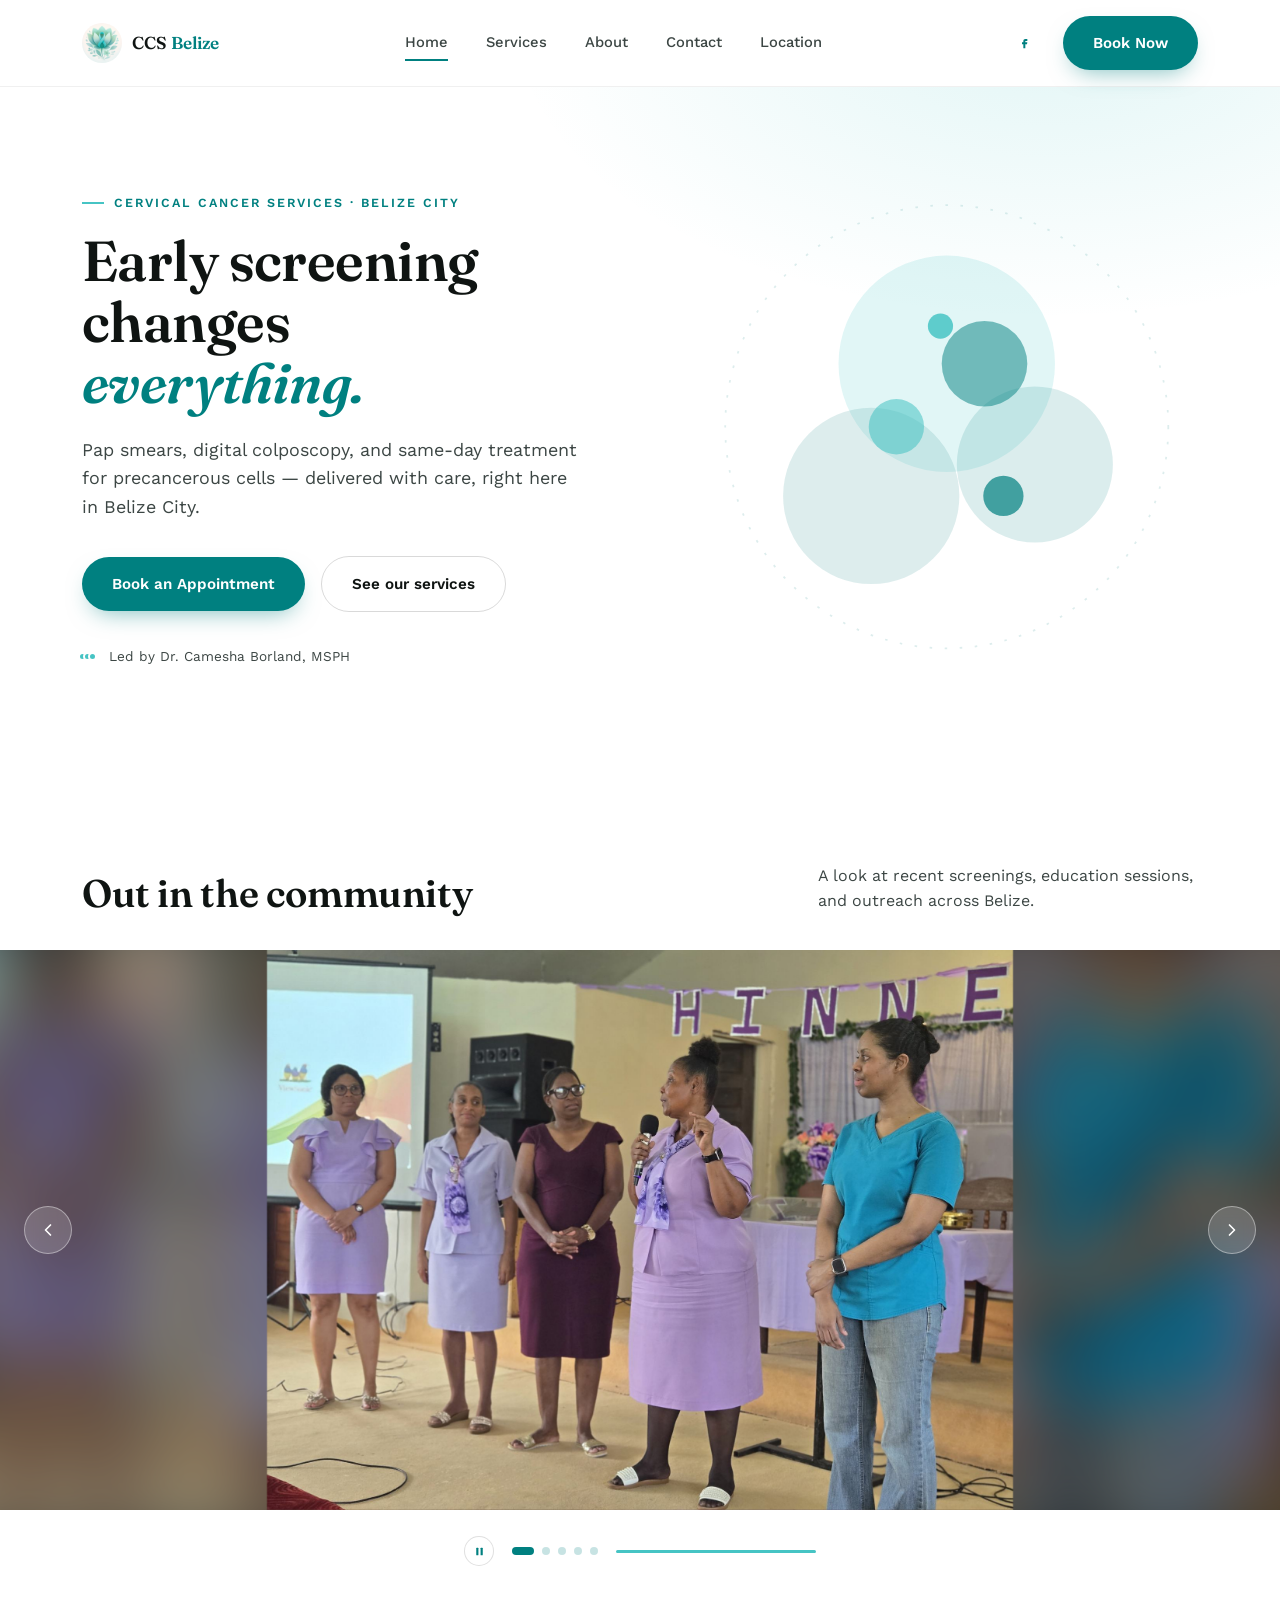
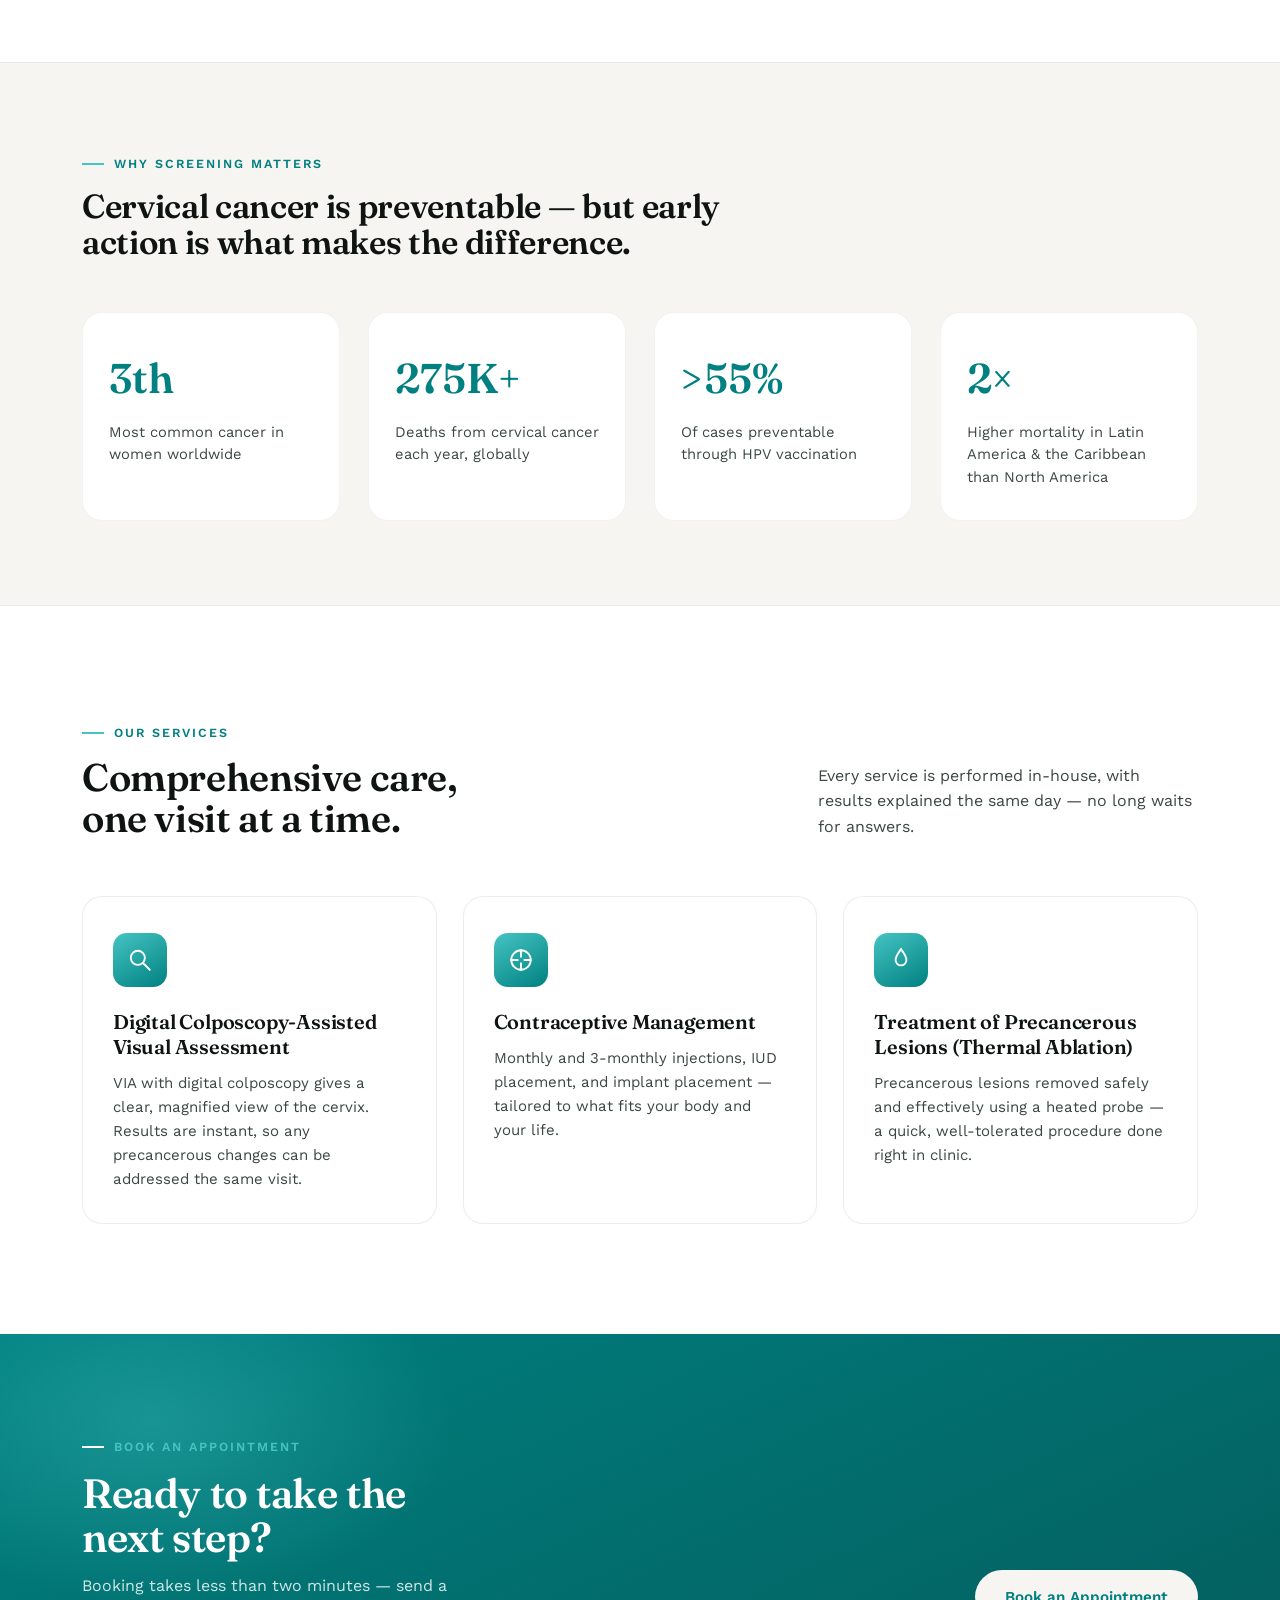
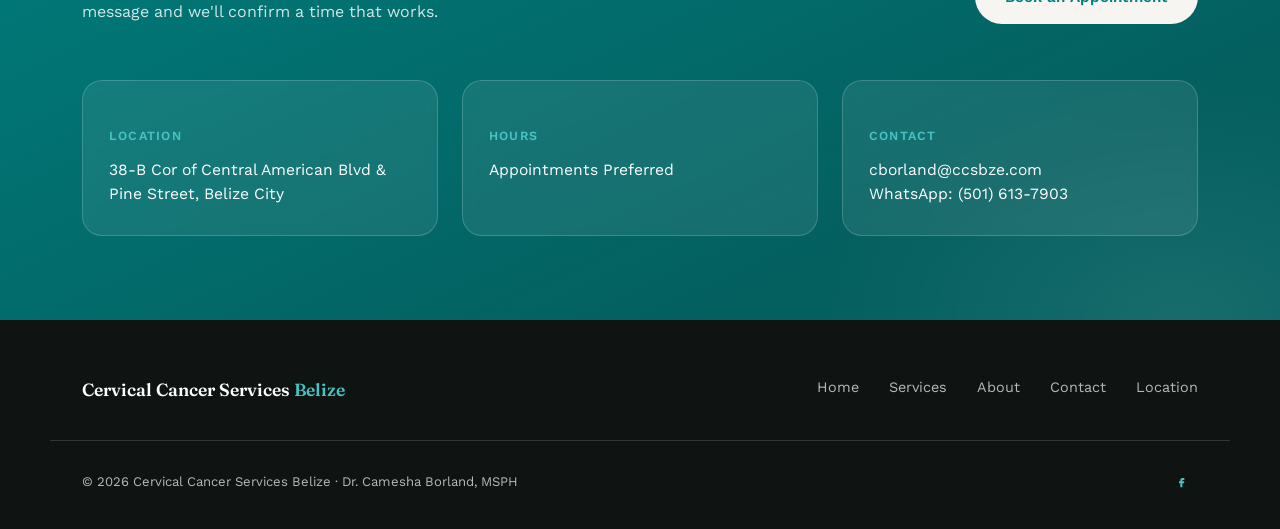
<file: index.html>
<!DOCTYPE html>
<html lang="en">
<head>
<meta charset="UTF-8">
<meta name="viewport" content="width=device-width, initial-scale=1.0">
<title>Cervical Cancer Services Belize</title>
<meta name="description" content="Screening, colposcopy, and treatment for cervical precancerous lesions in Belize City.">
<link rel="preconnect" href="https://fonts.googleapis.com">
<link rel="preconnect" href="https://fonts.gstatic.com" crossorigin>
<link href="https://fonts.googleapis.com/css2?family=Fraunces:ital,opsz,wght@0,9..144,400;0,9..144,500;0,9..144,600;0,9..144,700;1,9..144,500&family=Work+Sans:wght@400;500;600;700&display=swap" rel="stylesheet">
<link rel="stylesheet" href="styles.css">
</head>
<body>
<header class="site-header">
  <div class="wrap header-inner">
    <a href="index.html" class="logo">
      <img src="images/logo.png" alt="Cervical Cancer Services Belize logo" class="logo-img">
      <span class="logo-text"><span class="logo-full">CCS</span><span class="logo-belize"> Belize</span></span>
    </a>
    <nav class="site-nav">
      <a href="index.html" class="active">Home</a>
      <a href="services.html">Services</a>
      <a href="about.html">About</a>
      <a href="contact.html">Contact</a>
      <a href="location.html">Location</a>
    
    </nav>
    <div class="header-actions">
      <a href="https://facebook.com/ccsbze" class="social-icon" target="_blank" rel="noopener" aria-label="Facebook"><svg viewBox="0 0 24 24"><path d="M14 9h3V6h-3c-1.7 0-3 1.3-3 3v2H9v3h2v6h3v-6h2.5l.5-3H14V9Z"/></svg></a>
      <a href="contact.html" class="btn btn-primary">Book Now</a>
    </div>
    <button class="menu-toggle" aria-label="Menu"><span></span><span></span><span></span></button>
  </div>
</header>

<section class="hero" id="home">
  <div class="wrap">
    <div class="reveal">
      <span class="eyebrow">Cervical Cancer Services &middot; Belize City</span>
      <h1>Early screening changes<br><em>everything.</em></h1>
      <p class="lead">Pap smears, digital colposcopy, and same-day treatment for precancerous cells &mdash; delivered with care, right here in Belize City.</p>
      <div class="hero-ctas">
        <a href="contact.html" class="btn btn-primary">Book an Appointment</a>
        <a href="services.html" class="btn btn-ghost">See our services</a>
      </div>
      <div class="trust-line">
        <span class="trust-dots"><span></span><span></span><span></span></span>
        Led by Dr. Camesha Borland, MSPH
      </div>
    </div>
    <div class="cell-stage reveal">
      <svg viewBox="0 0 400 400" aria-hidden="true">
        <circle class="ring" cx="200" cy="200" r="176" fill="none" stroke="#429b9a" stroke-opacity="0.18" stroke-width="1.4" stroke-dasharray="2 10"/>
        <circle class="cell c1" cx="200" cy="150" r="86" fill="#46c4c4" opacity="0.16"/>
        <circle class="cell c2" cx="270" cy="230" r="62" fill="#008080" opacity="0.14"/>
        <circle class="cell c3" cx="140" cy="255" r="70" fill="#429b9a" opacity="0.18"/>
        <circle class="cell c4" cx="230" cy="150" r="34" fill="#008080" opacity="0.5"/>
        <circle class="cell c5" cx="160" cy="200" r="22" fill="#46c4c4" opacity="0.55"/>
        <circle class="cell c6" cx="245" cy="255" r="16" fill="#008080" opacity="0.7"/>
        <circle class="cell c3" cx="195" cy="120" r="10" fill="#46c4c4" opacity="0.85"/>
      </svg>
    </div>
  </div>
</section>

<section class="outreach">
  <div class="wrap outreach-head reveal">
    <h2>Out in the community</h2>
    <p>A look at recent screenings, education sessions, and outreach across Belize.</p>
  </div>
  <div class="slider reveal" aria-roledescription="carousel" aria-label="Photos from community outreach">
    <div class="slider-track">
      <div class="slide is-active">
        <img class="slide-bg" src="images/outreach-1.jpg" alt="" aria-hidden="true" loading="eager">
        <img class="slide-fg" src="images/outreach-1.jpg" alt="Community outreach photo 1 of 5" loading="eager">
      </div>
      <div class="slide">
        <img class="slide-bg" src="images/outreach-2.jpg" alt="" aria-hidden="true" loading="lazy">
        <img class="slide-fg" src="images/outreach-2.jpg" alt="Community outreach photo 2 of 5" loading="lazy">
      </div>
      <div class="slide">
        <img class="slide-bg" src="images/outreach-3.jpg" alt="" aria-hidden="true" loading="lazy">
        <img class="slide-fg" src="images/outreach-3.jpg" alt="Community outreach photo 3 of 5" loading="lazy">
      </div>
      <div class="slide">
        <img class="slide-bg" src="images/outreach-4.jpg" alt="" aria-hidden="true" loading="lazy">
        <img class="slide-fg" src="images/outreach-4.jpg" alt="Community outreach photo 4 of 5" loading="lazy">
      </div>
      <div class="slide">
        <img class="slide-bg" src="images/outreach-5.jpg" alt="" aria-hidden="true" loading="lazy">
        <img class="slide-fg" src="images/outreach-5.jpg" alt="Community outreach photo 5 of 5" loading="lazy">
      </div>
    </div>
    <button type="button" class="slide-arrow prev" aria-label="Previous photo">
      <svg viewBox="0 0 24 24"><path d="M15 18l-6-6 6-6" stroke="currentColor" fill="none" stroke-width="2" stroke-linecap="round" stroke-linejoin="round"/></svg>
    </button>
    <button type="button" class="slide-arrow next" aria-label="Next photo">
      <svg viewBox="0 0 24 24"><path d="M9 18l6-6-6-6" stroke="currentColor" fill="none" stroke-width="2" stroke-linecap="round" stroke-linejoin="round"/></svg>
    </button>
  </div>
  <div class="slider-meta">
    <button type="button" class="slider-pause" aria-pressed="false" aria-label="Pause slideshow">
      <svg class="icon-pause" viewBox="0 0 24 24"><rect x="6" y="5" width="4" height="14" rx="1"/><rect x="14" y="5" width="4" height="14" rx="1"/></svg>
      <svg class="icon-play" viewBox="0 0 24 24"><path d="M7 4.5v15l13-7.5-13-7.5Z"/></svg>
    </button>
    <div class="slider-dots">
      <button type="button" class="slider-dot is-active" aria-current="true" aria-label="Go to photo 1"></button>
      <button type="button" class="slider-dot" aria-current="false" aria-label="Go to photo 2"></button>
      <button type="button" class="slider-dot" aria-current="false" aria-label="Go to photo 3"></button>
      <button type="button" class="slider-dot" aria-current="false" aria-label="Go to photo 4"></button>
      <button type="button" class="slider-dot" aria-current="false" aria-label="Go to photo 5"></button>
    </div>
    <div class="progress-track"><div class="progress-fill"></div></div>
  </div>
</section>

<section class="stats">
  <div class="wrap">
    <div class="stats-head reveal">
      <span class="eyebrow">Why screening matters</span>
      <h2>Cervical cancer is preventable &mdash; but early action is what makes the difference.</h2>
    </div>
    <div class="stat-grid">
      <div class="stat-card reveal"><div class="stat-num"><span class="count" data-target="4" data-suffix="th">0</span></div><div class="stat-cap">Most common cancer in women worldwide</div></div>
      <div class="stat-card reveal"><div class="stat-num"><span class="count" data-target="350" data-suffix="K+">0</span></div><div class="stat-cap">Deaths from cervical cancer each year, globally</div></div>
      <div class="stat-card reveal"><div class="stat-num">&gt;<span class="count" data-target="70" data-suffix="%">0</span></div><div class="stat-cap">Of cases preventable through HPV vaccination</div></div>
      <div class="stat-card reveal"><div class="stat-num"><span class="count" data-target="3" data-suffix="&times;">0</span></div><div class="stat-cap">Higher mortality in Latin America &amp; the Caribbean than North America</div></div>
    </div>
  </div>
</section>

<section class="services" id="services">
  <div class="wrap">
    <div class="services-head reveal">
      <div><span class="eyebrow">Our services</span><h2>Comprehensive care, one visit at a time.</h2></div>
      <p>Every service is performed in-house, with results explained the same day &mdash; no long waits for answers.</p>
    </div>
    <div class="service-grid">
      <div class="service-card reveal">
        <div class="service-icon"><svg viewBox="0 0 24 24"><circle cx="10" cy="10" r="6.5"/><line x1="15" y1="15" x2="21" y2="21" stroke-linecap="round"/></svg></div>
        <h3>Digital Colposcopy-Assisted Visual Assessment</h3>
        <p>VIA with digital colposcopy gives a clear, magnified view of the cervix. Results are instant, so any precancerous changes can be addressed the same visit.</p>
      </div>
      <div class="service-card reveal">
        <div class="service-icon"><svg viewBox="0 0 24 24"><path d="M12 3v6M12 15v6M3 12h6M15 12h6" stroke-linecap="round"/><circle cx="12" cy="12" r="9"/></svg></div>
        <h3>Contraceptive Management</h3>
        <p>Monthly and 3-monthly injections, IUD placement, and implant placement &mdash; tailored to what fits your body and your life.</p>
      </div>
      <div class="service-card reveal">
        <div class="service-icon"><svg viewBox="0 0 24 24"><path d="M12 2c3 4 5 7 5 10a5 5 0 0 1-10 0c0-3 2-6 5-10Z"/></svg></div>
        <h3>Treatment of Precancerous Lesions (Thermal Ablation)</h3>
        <p>Precancerous lesions removed safely and effectively using a heated probe &mdash; a quick, well-tolerated procedure done right in clinic.</p>
      </div>
    </div>
  </div>
</section>

<section class="cta-band" id="contact">
  <div class="wrap">
    <div class="cta-top reveal">
      <div>
        <span class="eyebrow">Book an appointment</span>
        <h2>Ready to take the next step?</h2>
        <p class="lead" style="margin-top:14px;">Booking takes less than two minutes &mdash; send a message and we'll confirm a time that works.</p>
      </div>
      <a href="contact.html" class="btn btn-onteal">Book an Appointment</a>
    </div>
    <div class="info-grid">
      <div class="info-card reveal"><h4>Location</h4><p>38-B Cor of Central American Blvd &amp; Pine Street, Belize City</p></div>
      <div class="info-card reveal"><h4>Hours</h4><p>Appointments Preferred</p></div>
      <div class="info-card reveal"><h4>Contact</h4><p><a href="mailto:cborland@ccsbze.com">cborland@ccsbze.com</a><br>WhatsApp: <a href="tel:+5016137903">(501) 613-7903</a></p></div>
    </div>
  </div>
</section>
<footer class="site-footer">
  <div class="wrap footer-top">
    <div class="footer-logo">Cervical Cancer Services<span class="logo-belize"> Belize</span></div>
    <nav class="footer-nav">
      <a href="index.html">Home</a>
      <a href="services.html">Services</a>
      <a href="about.html">About</a>
      <a href="contact.html">Contact</a>
      <a href="location.html">Location</a>
    
    </nav>
  </div>
  <div class="wrap footer-bottom">
    <span>&copy; 2026 Cervical Cancer Services Belize &middot; Dr. Camesha Borland, MSPH</span>
    <a class="social-icon" href="https://facebook.com/ccsbze" target="_blank" rel="noopener" aria-label="Facebook"><svg viewBox="0 0 24 24"><path d="M14 9h3V6h-3c-1.7 0-3 1.3-3 3v2H9v3h2v6h3v-6h2.5l.5-3H14V9Z"/></svg></a>
  </div>
</footer>
<script src="script.js"></script>
</body>
</html>
</file>
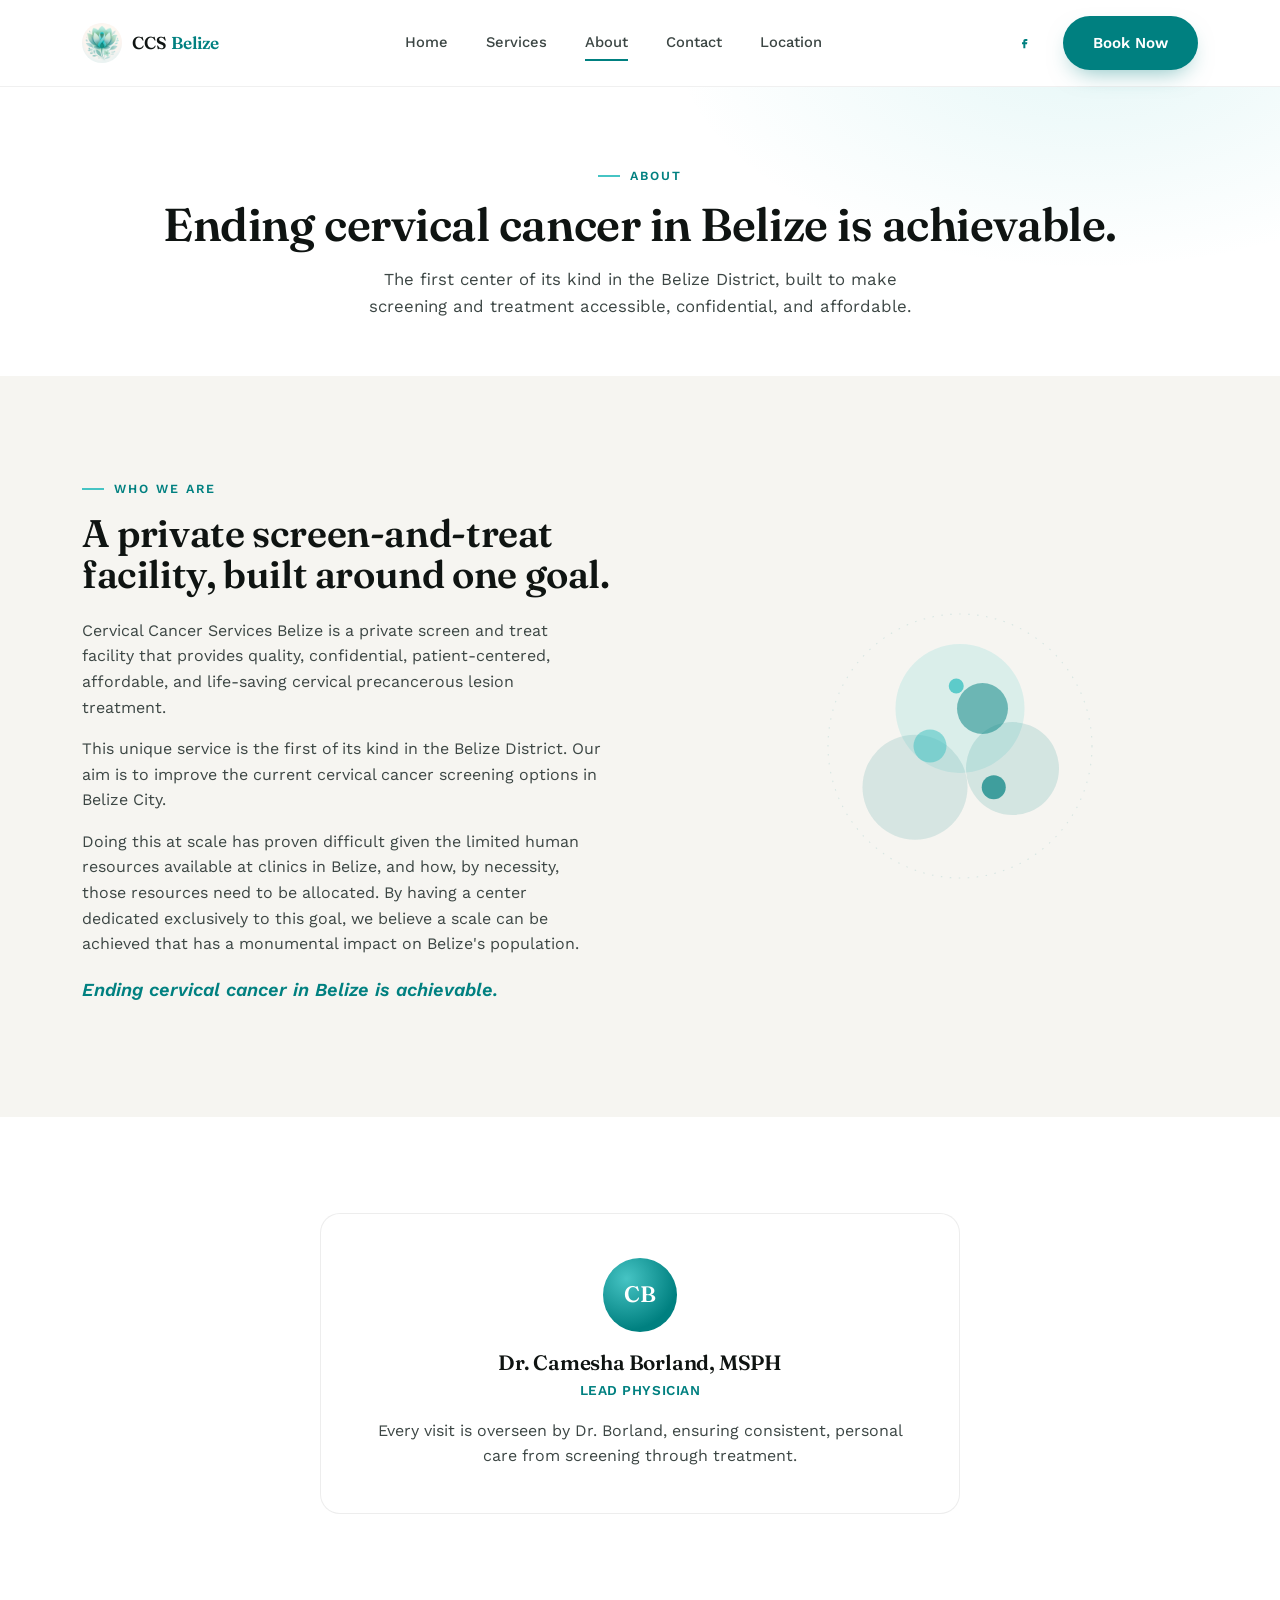
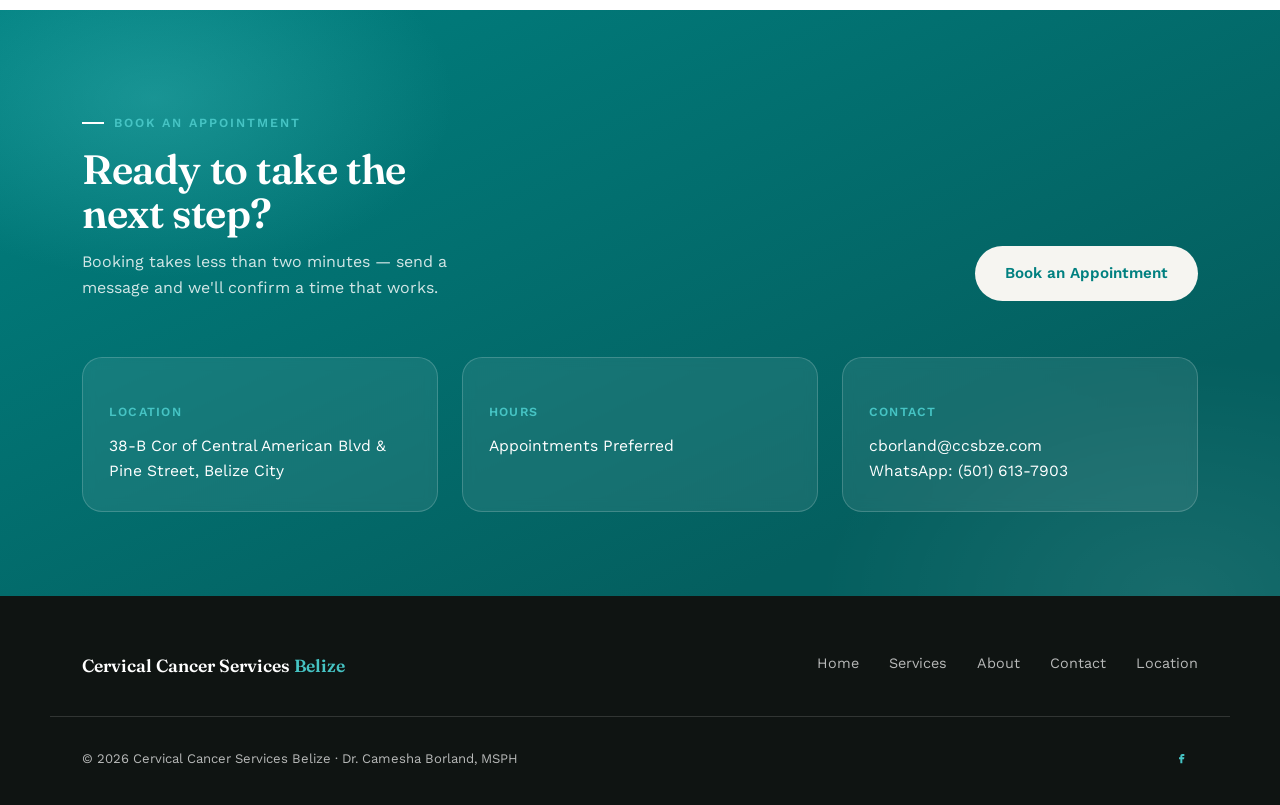
<file: about.html>
<!DOCTYPE html>
<html lang="en">
<head>
<meta charset="UTF-8">
<meta name="viewport" content="width=device-width, initial-scale=1.0">
<title>About | Cervical Cancer Services Belize</title>
<meta name="description" content="A private screen-and-treat facility led by Dr. Camesha Borland, MSPH.">
<link rel="preconnect" href="https://fonts.googleapis.com">
<link rel="preconnect" href="https://fonts.gstatic.com" crossorigin>
<link href="https://fonts.googleapis.com/css2?family=Fraunces:ital,opsz,wght@0,9..144,400;0,9..144,500;0,9..144,600;0,9..144,700;1,9..144,500&family=Work+Sans:wght@400;500;600;700&display=swap" rel="stylesheet">
<link rel="stylesheet" href="styles.css">
</head>
<body>
<header class="site-header">
  <div class="wrap header-inner">
    <a href="index.html" class="logo">
      <img src="images/logo.png" alt="Cervical Cancer Services Belize logo" class="logo-img">
      <span class="logo-text"><span class="logo-full">CCS</span><span class="logo-belize"> Belize</span></span>
    </a>
    <nav class="site-nav">
      <a href="index.html">Home</a>
      <a href="services.html">Services</a>
      <a href="about.html" class="active">About</a>
      <a href="contact.html">Contact</a>
      <a href="location.html">Location</a>
    
    </nav>
    <div class="header-actions">
      <a href="https://facebook.com/ccsbze" class="social-icon" target="_blank" rel="noopener" aria-label="Facebook"><svg viewBox="0 0 24 24"><path d="M14 9h3V6h-3c-1.7 0-3 1.3-3 3v2H9v3h2v6h3v-6h2.5l.5-3H14V9Z"/></svg></a>
      <a href="contact.html" class="btn btn-primary">Book Now</a>
    </div>
    <button class="menu-toggle" aria-label="Menu"><span></span><span></span><span></span></button>
  </div>
</header>

<section class="page-head">
  <div class="wrap">
    <span class="eyebrow">About</span>
    <h1>Ending cervical cancer in Belize is achievable.</h1>
    <p>The first center of its kind in the Belize District, built to make screening and treatment accessible, confidential, and affordable.</p>
  </div>
</section>

<section class="mission">
  <div class="wrap">
    <div class="reveal">
      <span class="eyebrow">Who we are</span>
      <h2>A private screen-and-treat facility, built around one goal.</h2>
      <p>Cervical Cancer Services Belize is a private screen and treat facility that provides quality, confidential, patient-centered, affordable, and life-saving cervical precancerous lesion treatment.</p>
      <p>This unique service is the first of its kind in the Belize District. Our aim is to improve the current cervical cancer screening options in Belize City.</p>
      <p>Doing this at scale has proven difficult given the limited human resources available at clinics in Belize, and how, by necessity, those resources need to be allocated. By having a center dedicated exclusively to this goal, we believe a scale can be achieved that has a monumental impact on Belize's population.</p>
      <p class="closing">Ending cervical cancer in Belize is achievable.</p>
    </div>
    <div class="cell-stage reveal">
      <svg viewBox="0 0 400 400" aria-hidden="true">
        <circle class="ring" cx="200" cy="200" r="176" fill="none" stroke="#429b9a" stroke-opacity="0.18" stroke-width="1.4" stroke-dasharray="2 10"/>
        <circle class="cell c1" cx="200" cy="150" r="86" fill="#46c4c4" opacity="0.16"/>
        <circle class="cell c2" cx="270" cy="230" r="62" fill="#008080" opacity="0.14"/>
        <circle class="cell c3" cx="140" cy="255" r="70" fill="#429b9a" opacity="0.18"/>
        <circle class="cell c4" cx="230" cy="150" r="34" fill="#008080" opacity="0.5"/>
        <circle class="cell c5" cx="160" cy="200" r="22" fill="#46c4c4" opacity="0.55"/>
        <circle class="cell c6" cx="245" cy="255" r="16" fill="#008080" opacity="0.7"/>
        <circle class="cell c3" cx="195" cy="120" r="10" fill="#46c4c4" opacity="0.85"/>
      </svg>
    </div>
  </div>
</section>

<section class="doctor-section">
  <div class="wrap">
    <div class="doctor-card reveal">
      <div class="doctor-avatar">CB</div>
      <h3>Dr. Camesha Borland, MSPH</h3>
      <span class="role">Lead Physician</span>
      <p>Every visit is overseen by Dr. Borland, ensuring consistent, personal care from screening through treatment.</p>
    </div>
  </div>
</section>

<section class="cta-band" id="contact">
  <div class="wrap">
    <div class="cta-top reveal">
      <div>
        <span class="eyebrow">Book an appointment</span>
        <h2>Ready to take the next step?</h2>
        <p class="lead" style="margin-top:14px;">Booking takes less than two minutes &mdash; send a message and we'll confirm a time that works.</p>
      </div>
      <a href="contact.html" class="btn btn-onteal">Book an Appointment</a>
    </div>
    <div class="info-grid">
      <div class="info-card reveal"><h4>Location</h4><p>38-B Cor of Central American Blvd &amp; Pine Street, Belize City</p></div>
      <div class="info-card reveal"><h4>Hours</h4><p>Appointments Preferred</p></div>
      <div class="info-card reveal"><h4>Contact</h4><p><a href="mailto:cborland@ccsbze.com">cborland@ccsbze.com</a><br>WhatsApp: <a href="tel:+5016137903">(501) 613-7903</a></p></div>
    </div>
  </div>
</section>
<footer class="site-footer">
  <div class="wrap footer-top">
    <div class="footer-logo">Cervical Cancer Services<span class="logo-belize"> Belize</span></div>
    <nav class="footer-nav">
      <a href="index.html">Home</a>
      <a href="services.html">Services</a>
      <a href="about.html">About</a>
      <a href="contact.html">Contact</a>
      <a href="location.html">Location</a>
    
    </nav>
  </div>
  <div class="wrap footer-bottom">
    <span>&copy; 2026 Cervical Cancer Services Belize &middot; Dr. Camesha Borland, MSPH</span>
    <a class="social-icon" href="https://facebook.com/ccsbze" target="_blank" rel="noopener" aria-label="Facebook"><svg viewBox="0 0 24 24"><path d="M14 9h3V6h-3c-1.7 0-3 1.3-3 3v2H9v3h2v6h3v-6h2.5l.5-3H14V9Z"/></svg></a>
  </div>
</footer>
<script src="script.js"></script>
</body>
</html>
</file>
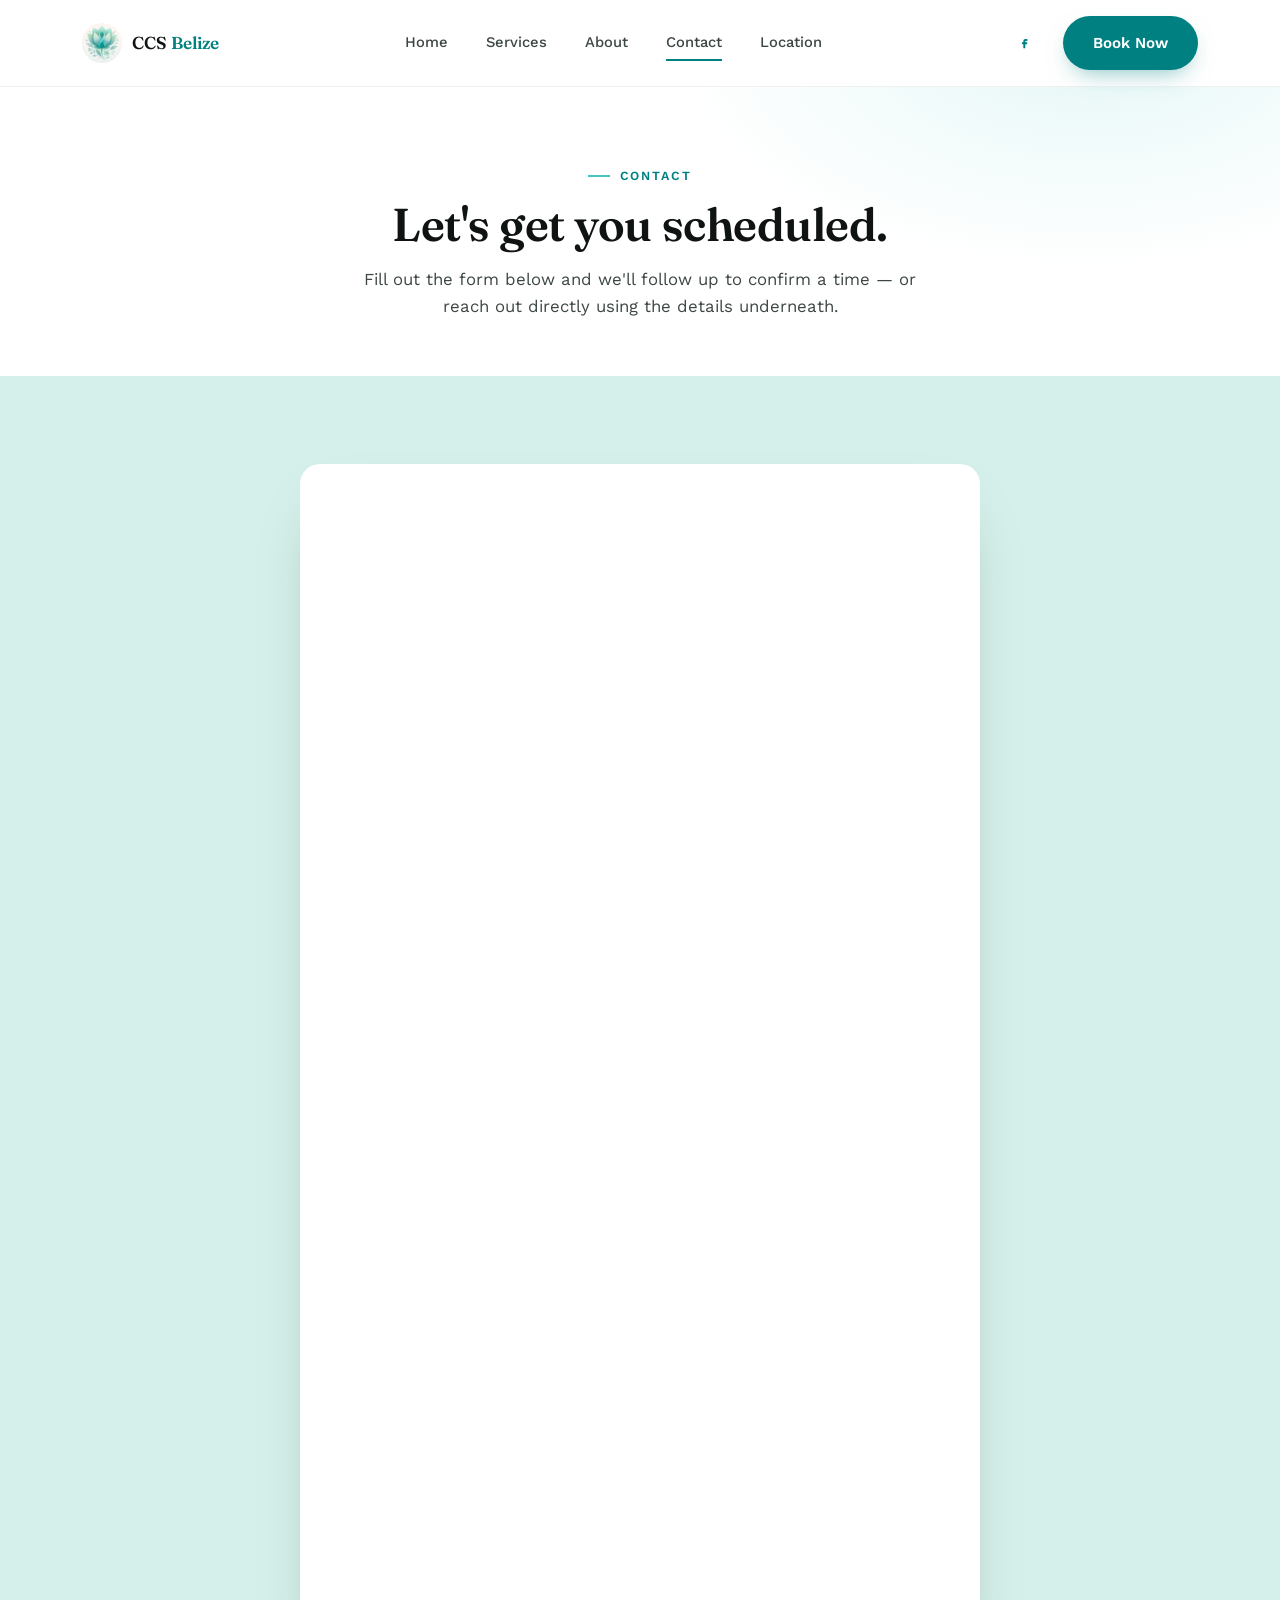
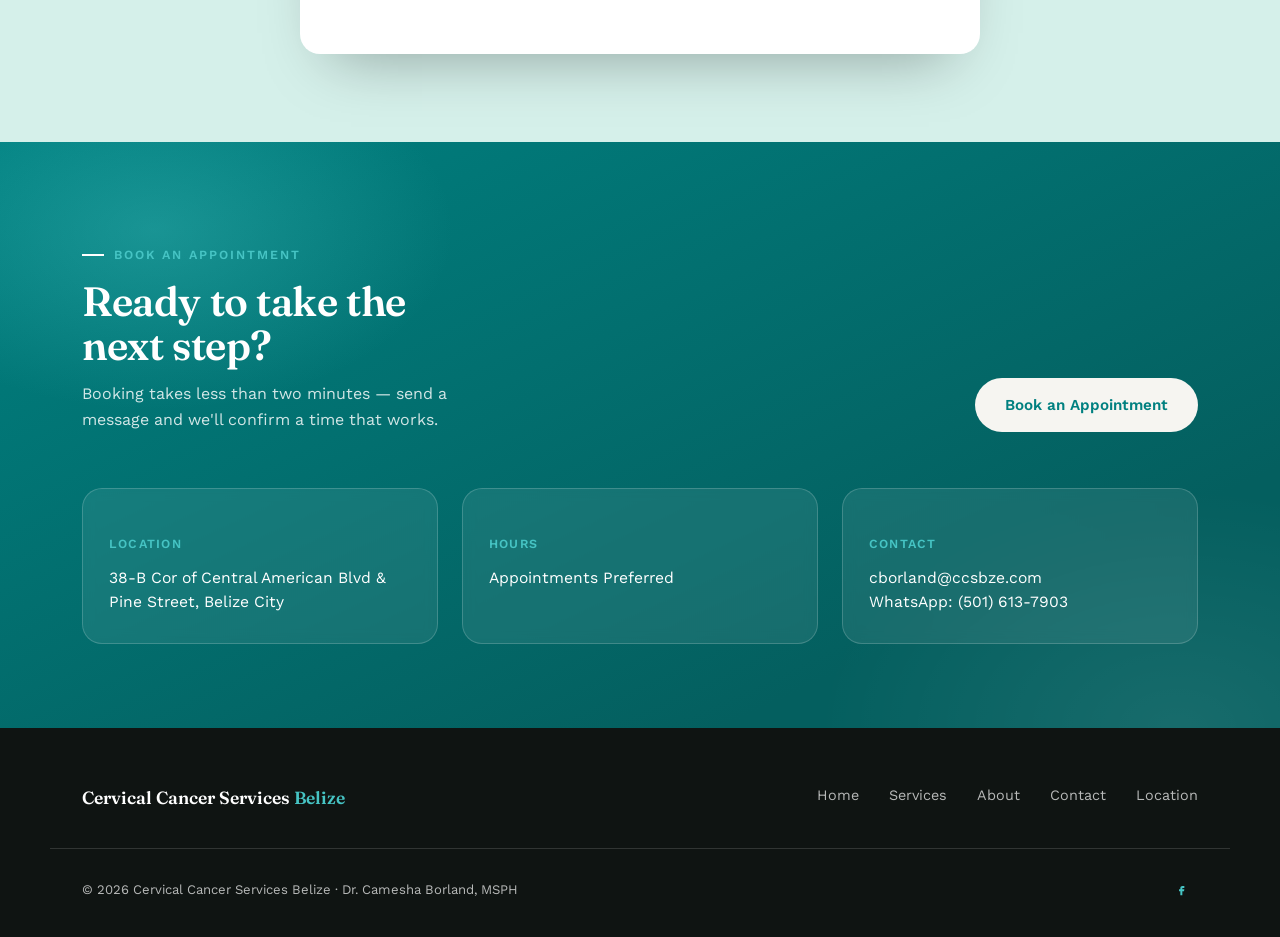
<file: contact.html>
<!DOCTYPE html>
<html lang="en">
<head>
<meta charset="UTF-8">
<meta name="viewport" content="width=device-width, initial-scale=1.0">
<title>Contact | Cervical Cancer Services Belize</title>
<meta name="description" content="Book an appointment or reach Cervical Cancer Services Belize directly.">
<link rel="preconnect" href="https://fonts.googleapis.com">
<link rel="preconnect" href="https://fonts.gstatic.com" crossorigin>
<link href="https://fonts.googleapis.com/css2?family=Fraunces:ital,opsz,wght@0,9..144,400;0,9..144,500;0,9..144,600;0,9..144,700;1,9..144,500&family=Work+Sans:wght@400;500;600;700&display=swap" rel="stylesheet">
<link rel="stylesheet" href="styles.css">
</head>
<body>
<header class="site-header">
  <div class="wrap header-inner">
    <a href="index.html" class="logo">
      <img src="images/logo.png" alt="Cervical Cancer Services Belize logo" class="logo-img">
      <span class="logo-text"><span class="logo-full">CCS</span><span class="logo-belize"> Belize</span></span>
    </a>
    <nav class="site-nav">
      <a href="index.html">Home</a>
      <a href="services.html">Services</a>
      <a href="about.html">About</a>
      <a href="contact.html" class="active">Contact</a>
      <a href="location.html">Location</a>
    
    </nav>
    <div class="header-actions">
      <a href="https://facebook.com/ccsbze" class="social-icon" target="_blank" rel="noopener" aria-label="Facebook"><svg viewBox="0 0 24 24"><path d="M14 9h3V6h-3c-1.7 0-3 1.3-3 3v2H9v3h2v6h3v-6h2.5l.5-3H14V9Z"/></svg></a>
      <a href="contact.html" class="btn btn-primary">Book Now</a>
    </div>
    <button class="menu-toggle" aria-label="Menu"><span></span><span></span><span></span></button>
  </div>
</header>

<section class="page-head">
  <div class="wrap">
    <span class="eyebrow">Contact</span>
    <h1>Let's get you scheduled.</h1>
    <p>Fill out the form below and we'll follow up to confirm a time &mdash; or reach out directly using the details underneath.</p>
  </div>
</section>

<section class="form-section">
  <div class="wrap">
    <div class="form-card reveal">
      <iframe src="https://docs.google.com/forms/d/e/1FAIpQLSdypsGXq3QCb5FjtmXeyq8rxIoBwqP7bn9OFplz1ml65iLMbA/viewform?embedded=true" height="1150" title="Appointment Request Form">Loading&hellip;</iframe>
    </div>
  </div>
</section>

<section class="cta-band" id="contact-info">
  <div class="wrap">
    <div class="cta-top reveal">
      <div>
        <span class="eyebrow">Book an appointment</span>
        <h2>Ready to take the next step?</h2>
        <p class="lead" style="margin-top:14px;">Booking takes less than two minutes &mdash; send a message and we'll confirm a time that works.</p>
      </div>
      <a href="contact.html" class="btn btn-onteal">Book an Appointment</a>
    </div>
    <div class="info-grid">
      <div class="info-card reveal"><h4>Location</h4><p>38-B Cor of Central American Blvd &amp; Pine Street, Belize City</p></div>
      <div class="info-card reveal"><h4>Hours</h4><p>Appointments Preferred</p></div>
      <div class="info-card reveal"><h4>Contact</h4><p><a href="mailto:cborland@ccsbze.com">cborland@ccsbze.com</a><br>WhatsApp: <a href="tel:+5016137903">(501) 613-7903</a></p></div>
    </div>
  </div>
</section>
<footer class="site-footer">
  <div class="wrap footer-top">
    <div class="footer-logo">Cervical Cancer Services<span class="logo-belize"> Belize</span></div>
    <nav class="footer-nav">
      <a href="index.html">Home</a>
      <a href="services.html">Services</a>
      <a href="about.html">About</a>
      <a href="contact.html">Contact</a>
      <a href="location.html">Location</a>
    
    </nav>
  </div>
  <div class="wrap footer-bottom">
    <span>&copy; 2026 Cervical Cancer Services Belize &middot; Dr. Camesha Borland, MSPH</span>
    <a class="social-icon" href="https://facebook.com/ccsbze" target="_blank" rel="noopener" aria-label="Facebook"><svg viewBox="0 0 24 24"><path d="M14 9h3V6h-3c-1.7 0-3 1.3-3 3v2H9v3h2v6h3v-6h2.5l.5-3H14V9Z"/></svg></a>
  </div>
</footer>
<script src="script.js"></script>
</body>
</html>
</file>
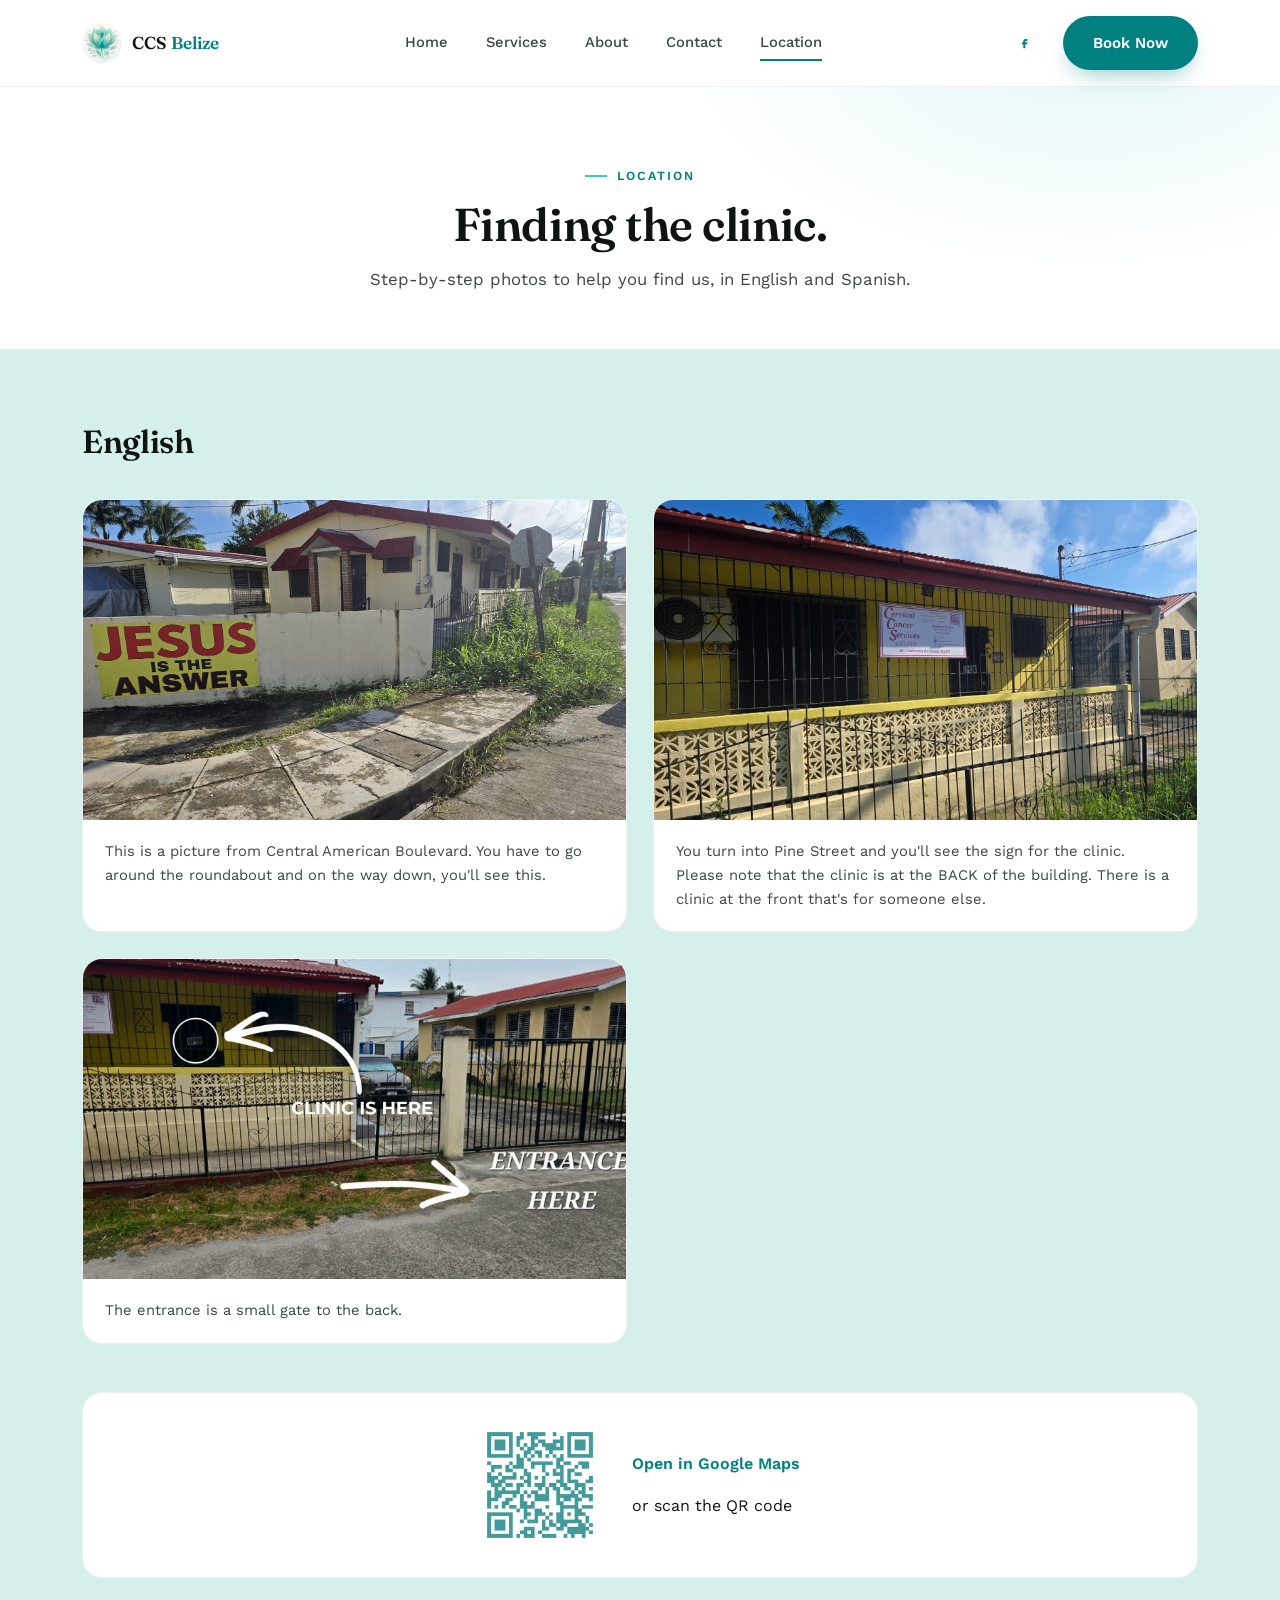
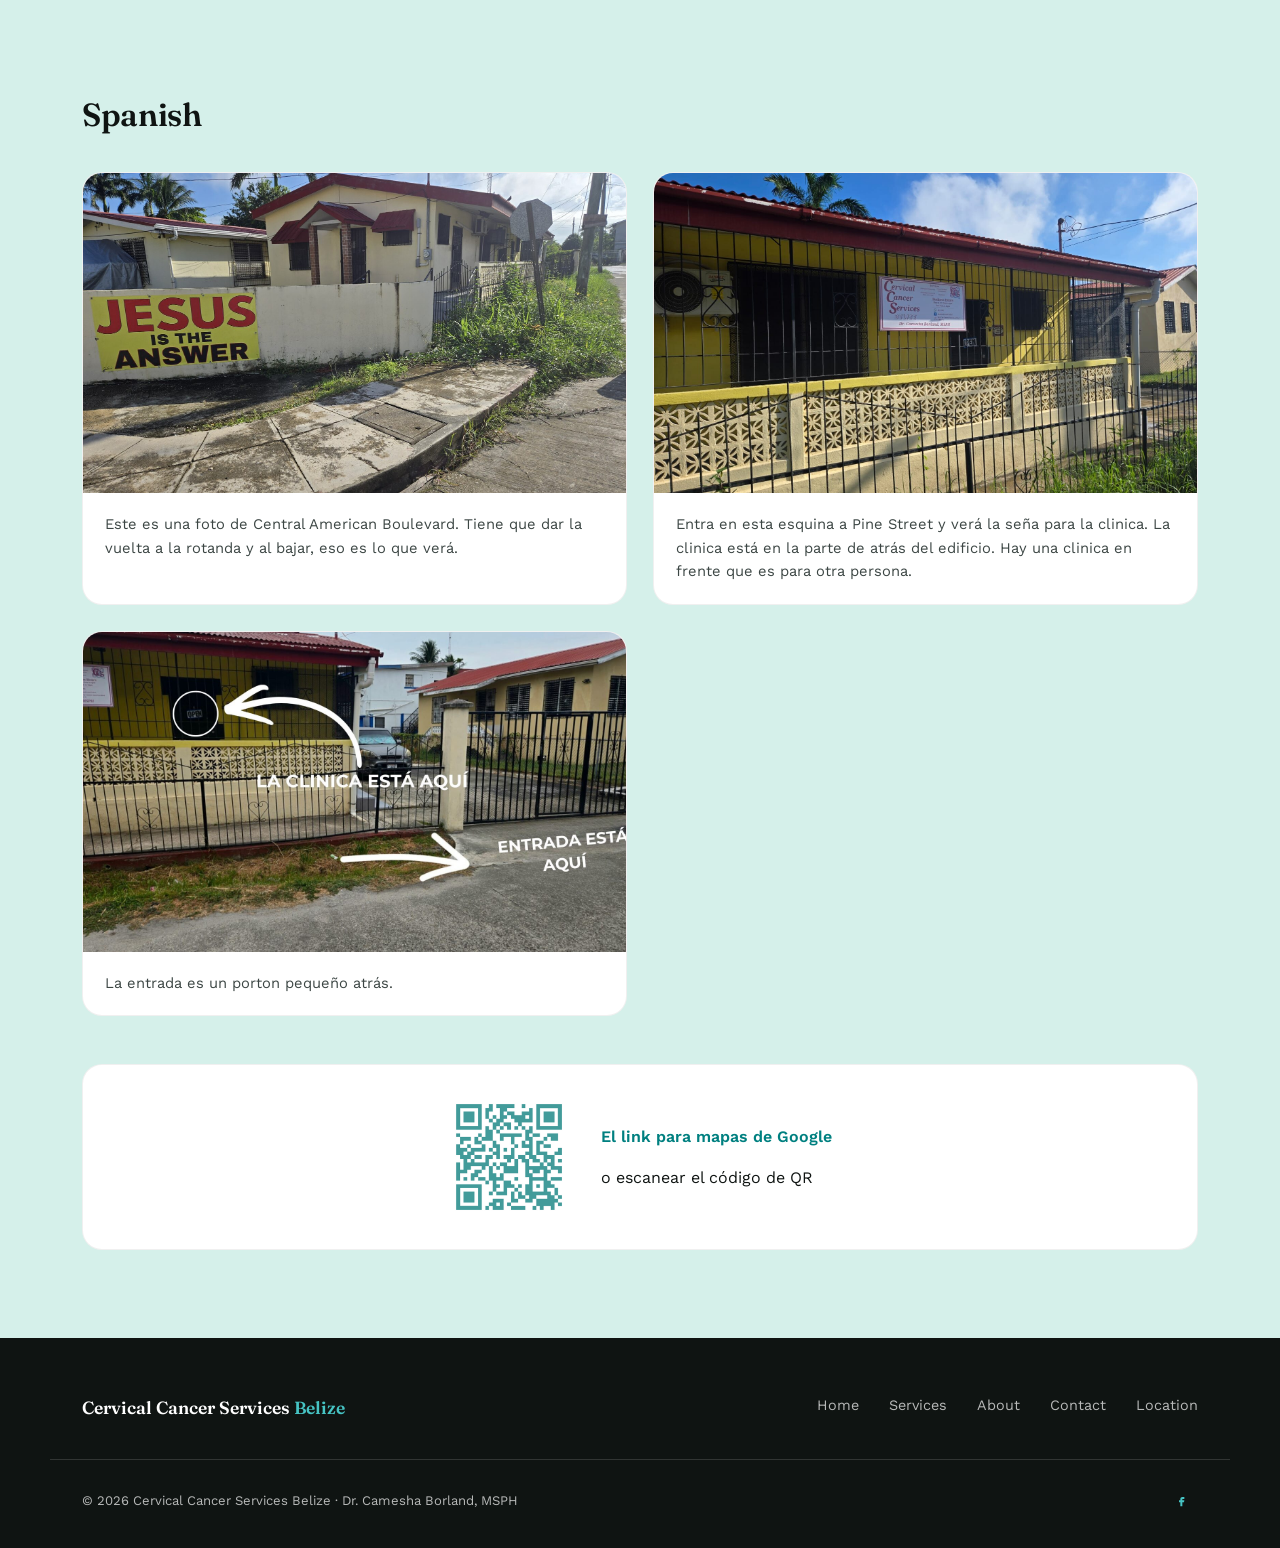
<file: location.html>
<!DOCTYPE html>
<html lang="en">
<head>
<meta charset="UTF-8">
<meta name="viewport" content="width=device-width, initial-scale=1.0">
<title>Location | Cervical Cancer Services Belize</title>
<meta name="description" content="Step-by-step directions and photos to help you find the clinic.">
<link rel="preconnect" href="https://fonts.googleapis.com">
<link rel="preconnect" href="https://fonts.gstatic.com" crossorigin>
<link href="https://fonts.googleapis.com/css2?family=Fraunces:ital,opsz,wght@0,9..144,400;0,9..144,500;0,9..144,600;0,9..144,700;1,9..144,500&family=Work+Sans:wght@400;500;600;700&display=swap" rel="stylesheet">
<link rel="stylesheet" href="styles.css">
</head>
<body>
<header class="site-header">
  <div class="wrap header-inner">
    <a href="index.html" class="logo">
      <img src="images/logo.png" alt="Cervical Cancer Services Belize logo" class="logo-img">
      <span class="logo-text"><span class="logo-full">CCS</span><span class="logo-belize"> Belize</span></span>
    </a>
    <nav class="site-nav">
      <a href="index.html">Home</a>
      <a href="services.html">Services</a>
      <a href="about.html">About</a>
      <a href="contact.html">Contact</a>
      <a href="location.html" class="active">Location</a>
    
    </nav>
    <div class="header-actions">
      <a href="https://facebook.com/ccsbze" class="social-icon" target="_blank" rel="noopener" aria-label="Facebook"><svg viewBox="0 0 24 24"><path d="M14 9h3V6h-3c-1.7 0-3 1.3-3 3v2H9v3h2v6h3v-6h2.5l.5-3H14V9Z"/></svg></a>
      <a href="contact.html" class="btn btn-primary">Book Now</a>
    </div>
    <button class="menu-toggle" aria-label="Menu"><span></span><span></span><span></span></button>
  </div>
</header>

<section class="page-head">
  <div class="wrap">
    <span class="eyebrow">Location</span>
    <h1>Finding the clinic.</h1>
    <p>Step-by-step photos to help you find us, in English and Spanish.</p>
  </div>
</section>

<section class="language-section">
  <div class="wrap">
    <h2 class="reveal">English</h2>
    <div class="photo-grid">
      <div class="photo-card reveal">
        <img src="images/english-1.jpg" alt="View of Central American Boulevard near the roundabout">
        <p>This is a picture from Central American Boulevard. You have to go around the roundabout and on the way down, you'll see this.</p>
      </div>
      <div class="photo-card reveal">
        <img src="images/english-2.jpg" alt="Clinic sign at the corner of Pine Street">
        <p>You turn into Pine Street and you'll see the sign for the clinic. Please note that the clinic is at the BACK of the building. There is a clinic at the front that's for someone else.</p>
      </div>
      <div class="photo-card reveal">
        <img src="images/english-3.jpg" alt="Small gate entrance at the back of the building">
        <p>The entrance is a small gate to the back.</p>
      </div>
    </div>

    <div class="maps-block reveal">
      <img src="images/qr-code.png" alt="QR code linking to Google Maps location">
      <div class="maps-text">
        <p><a href="https://maps.app.goo.gl/7m589uWJxPek4ar18" target="_blank" rel="noopener">Open in Google Maps</a></p>
        <p>or scan the QR code</p>
      </div>
    </div>

    <h2 class="reveal" style="margin-top:64px;">Spanish</h2>
    <div class="photo-grid">
      <div class="photo-card reveal">
        <img src="images/spanish-1.jpg" alt="Vista de Central American Boulevard cerca de la rotanda">
        <p>Este es una foto de Central American Boulevard. Tiene que dar la vuelta a la rotanda y al bajar, eso es lo que ver&aacute;.</p>
      </div>
      <div class="photo-card reveal">
        <img src="images/spanish-2.jpg" alt="Se&ntilde;a de la cl&iacute;nica en la esquina de Pine Street">
        <p>Entra en esta esquina a Pine Street y ver&aacute; la se&ntilde;a para la clinica. La clinica est&aacute; en la parte de atr&aacute;s del edificio. Hay una clinica en frente que es para otra persona.</p>
      </div>
      <div class="photo-card reveal">
        <img src="images/spanish-3.jpg" alt="Porton peque&ntilde;o de entrada en la parte de atr&aacute;s">
        <p>La entrada es un porton peque&ntilde;o atr&aacute;s.</p>
      </div>
    </div>

    <div class="maps-block reveal">
      <img src="images/qr-code.png" alt="C&oacute;digo QR con la ubicaci&oacute;n en Google Maps">
      <div class="maps-text">
        <p><a href="https://maps.app.goo.gl/7m589uWJxPek4ar18" target="_blank" rel="noopener">El link para mapas de Google</a></p>
        <p>o escanear el c&oacute;digo de QR</p>
      </div>
    </div>
  </div>
</section>
<footer class="site-footer">
  <div class="wrap footer-top">
    <div class="footer-logo">Cervical Cancer Services<span class="logo-belize"> Belize</span></div>
    <nav class="footer-nav">
      <a href="index.html">Home</a>
      <a href="services.html">Services</a>
      <a href="about.html">About</a>
      <a href="contact.html">Contact</a>
      <a href="location.html">Location</a>
    
    </nav>
  </div>
  <div class="wrap footer-bottom">
    <span>&copy; 2026 Cervical Cancer Services Belize &middot; Dr. Camesha Borland, MSPH</span>
    <a class="social-icon" href="https://facebook.com/ccsbze" target="_blank" rel="noopener" aria-label="Facebook"><svg viewBox="0 0 24 24"><path d="M14 9h3V6h-3c-1.7 0-3 1.3-3 3v2H9v3h2v6h3v-6h2.5l.5-3H14V9Z"/></svg></a>
  </div>
</footer>
<script src="script.js"></script>
</body>
</html>
</file>
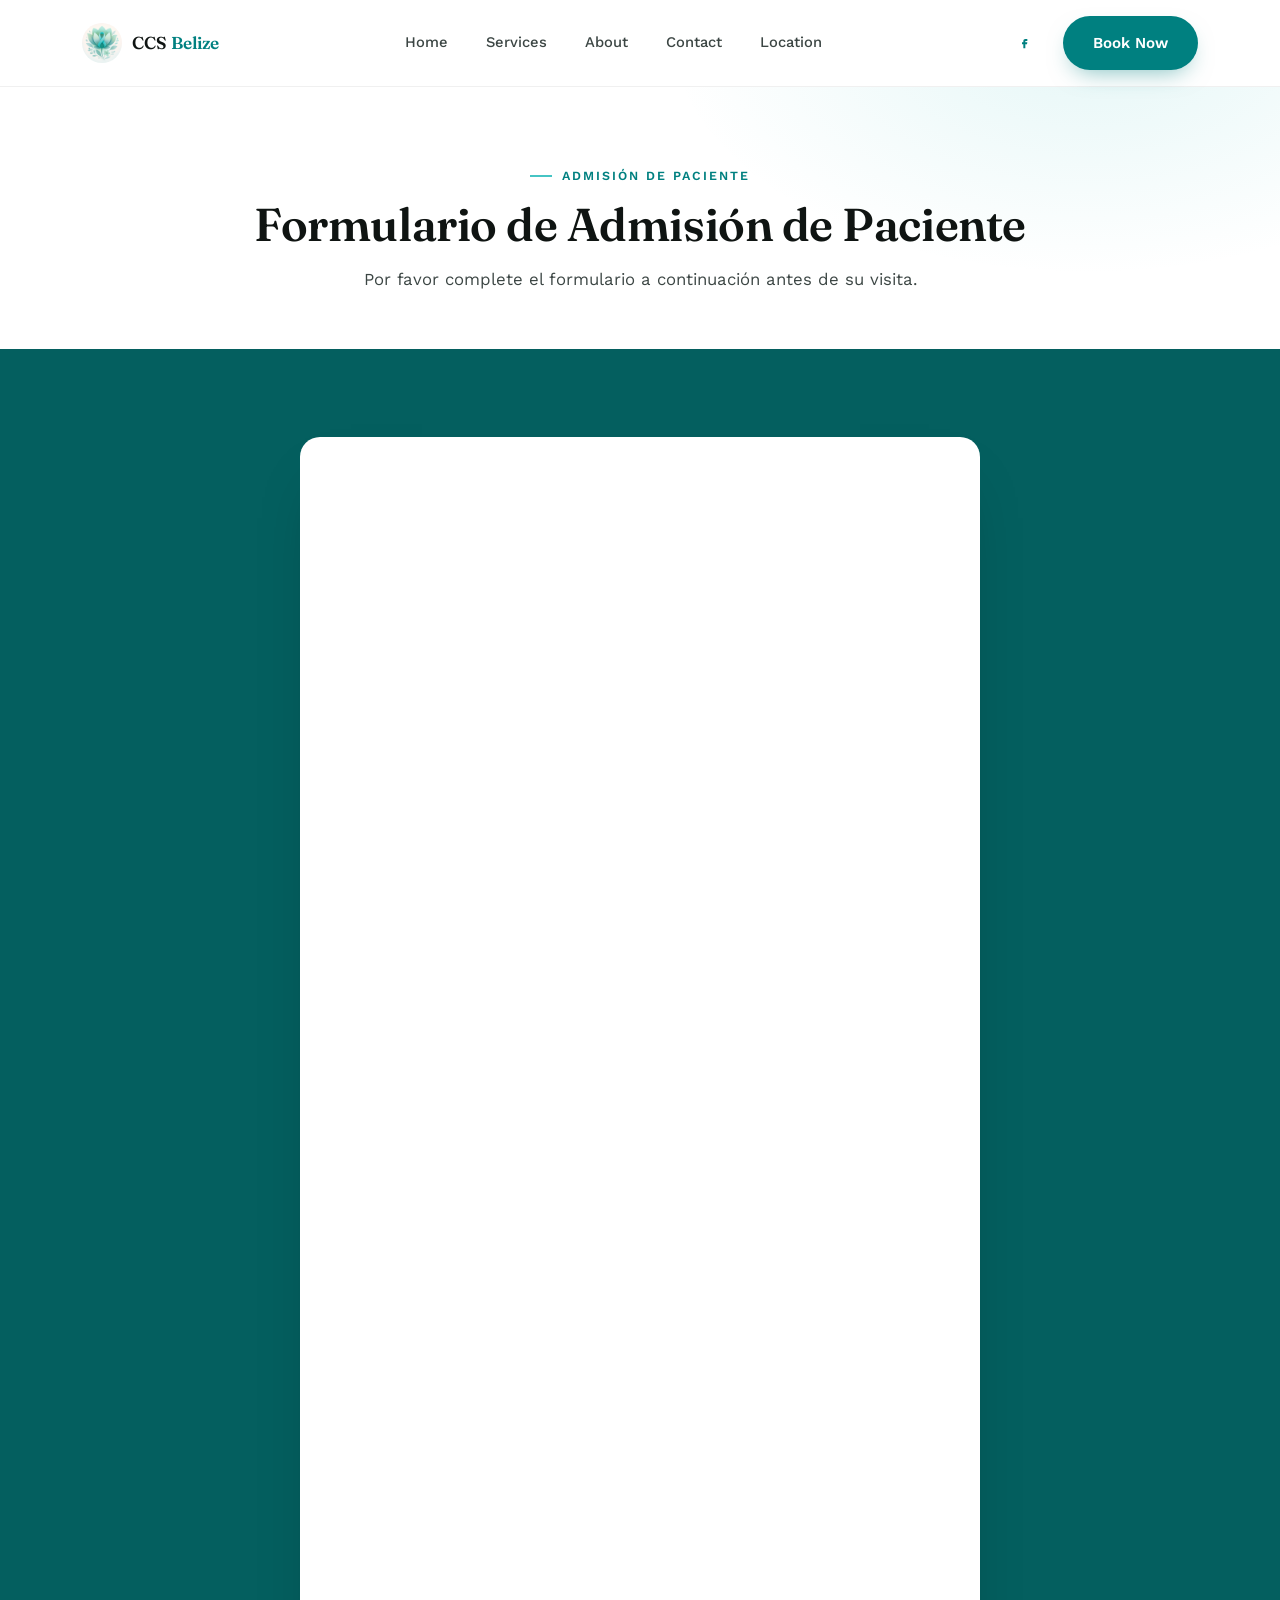
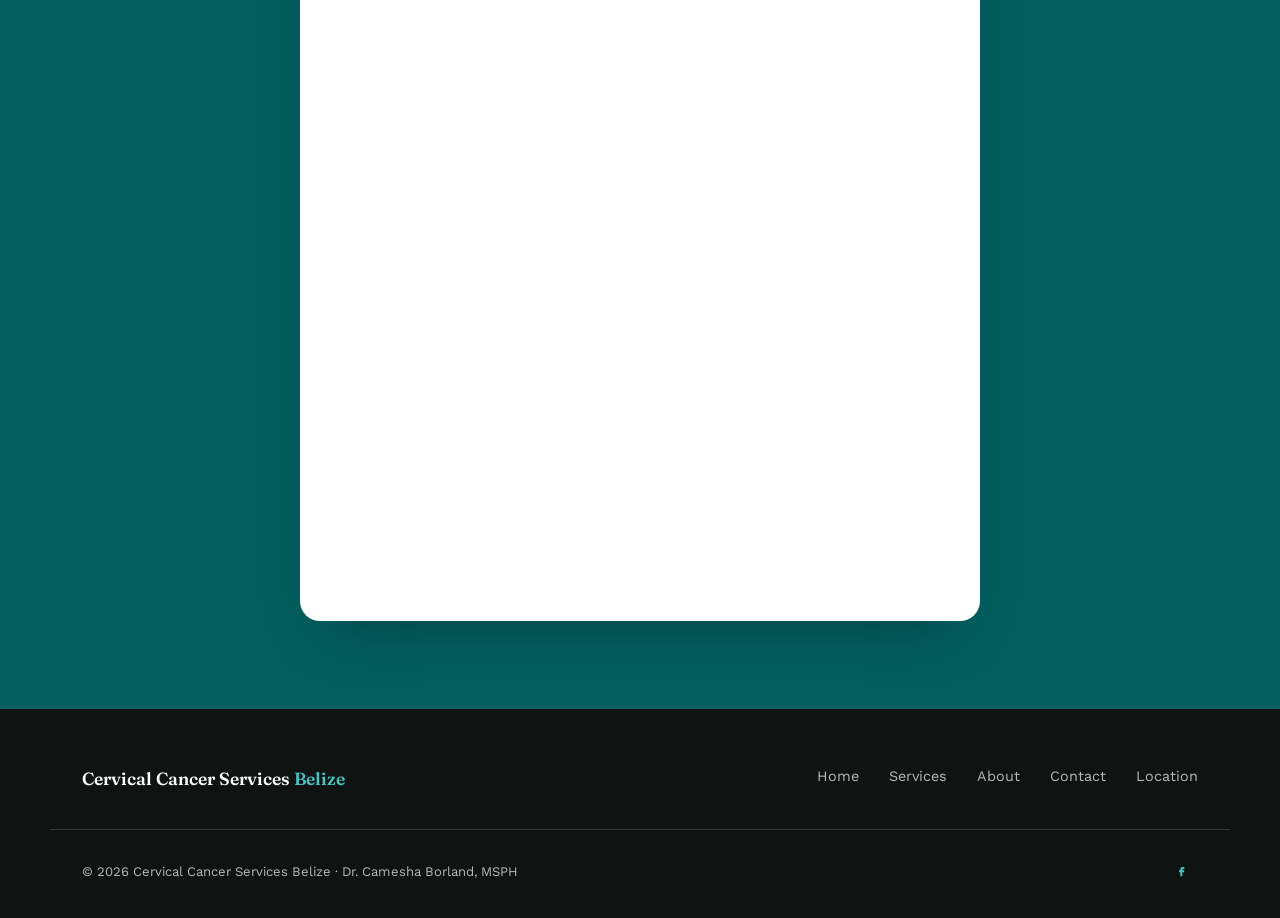
<file: patient-intake-form-spanish.html>
<!DOCTYPE html>
<html lang="es">
<head>
<meta charset="UTF-8">
<meta name="viewport" content="width=device-width, initial-scale=1.0">
<title>Formulario de Admisión de Paciente | Cervical Cancer Services Belize</title>
<meta name="description" content="Complete el formulario de admisión de paciente antes de su visita.">
<link rel="preconnect" href="https://fonts.googleapis.com">
<link rel="preconnect" href="https://fonts.gstatic.com" crossorigin>
<link href="https://fonts.googleapis.com/css2?family=Fraunces:ital,opsz,wght@0,9..144,400;0,9..144,500;0,9..144,600;0,9..144,700;1,9..144,500&family=Work+Sans:wght@400;500;600;700&display=swap" rel="stylesheet">
<link rel="stylesheet" href="styles.css">
</head>
<body>
<header class="site-header">
  <div class="wrap header-inner">
    <a href="index.html" class="logo">
      <img src="images/logo.png" alt="Cervical Cancer Services Belize logo" class="logo-img">
      <span class="logo-text"><span class="logo-full">CCS</span><span class="logo-belize"> Belize</span></span>
    </a>
    <nav class="site-nav">
      <a href="index.html">Home</a>
      <a href="services.html">Services</a>
      <a href="about.html">About</a>
      <a href="contact.html">Contact</a>
      <a href="location.html">Location</a>
    
    </nav>
    <div class="header-actions">
      <a href="https://facebook.com/ccsbze" class="social-icon" target="_blank" rel="noopener" aria-label="Facebook"><svg viewBox="0 0 24 24"><path d="M14 9h3V6h-3c-1.7 0-3 1.3-3 3v2H9v3h2v6h3v-6h2.5l.5-3H14V9Z"/></svg></a>
      <a href="contact.html" class="btn btn-primary">Book Now</a>
    </div>
    <button class="menu-toggle" aria-label="Menu"><span></span><span></span><span></span></button>
  </div>
</header>

<section class="page-head">
  <div class="wrap">
    <span class="eyebrow">Admisi&oacute;n de Paciente</span>
    <h1>Formulario de Admisi&oacute;n de Paciente</h1>
    <p>Por favor complete el formulario a continuaci&oacute;n antes de su visita.</p>
  </div>
</section>

<section class="form-section-dark">
  <div class="wrap">
    <div class="form-card reveal">
      <iframe src="https://docs.google.com/forms/d/e/1FAIpQLSdXCFftxN0lFwhRJbLXhSoK938NFNERhWNZQg8YEv_UuL8onw/viewform?embedded=true" height="1744" title="Formulario de Admisi&oacute;n de Paciente">Loading&hellip;</iframe>
    </div>
  </div>
</section>
<footer class="site-footer">
  <div class="wrap footer-top">
    <div class="footer-logo">Cervical Cancer Services<span class="logo-belize"> Belize</span></div>
    <nav class="footer-nav">
      <a href="index.html">Home</a>
      <a href="services.html">Services</a>
      <a href="about.html">About</a>
      <a href="contact.html">Contact</a>
      <a href="location.html">Location</a>
    
    </nav>
  </div>
  <div class="wrap footer-bottom">
    <span>&copy; 2026 Cervical Cancer Services Belize &middot; Dr. Camesha Borland, MSPH</span>
    <a class="social-icon" href="https://facebook.com/ccsbze" target="_blank" rel="noopener" aria-label="Facebook"><svg viewBox="0 0 24 24"><path d="M14 9h3V6h-3c-1.7 0-3 1.3-3 3v2H9v3h2v6h3v-6h2.5l.5-3H14V9Z"/></svg></a>
  </div>
</footer>
<script src="script.js"></script>
</body>
</html>
</file>
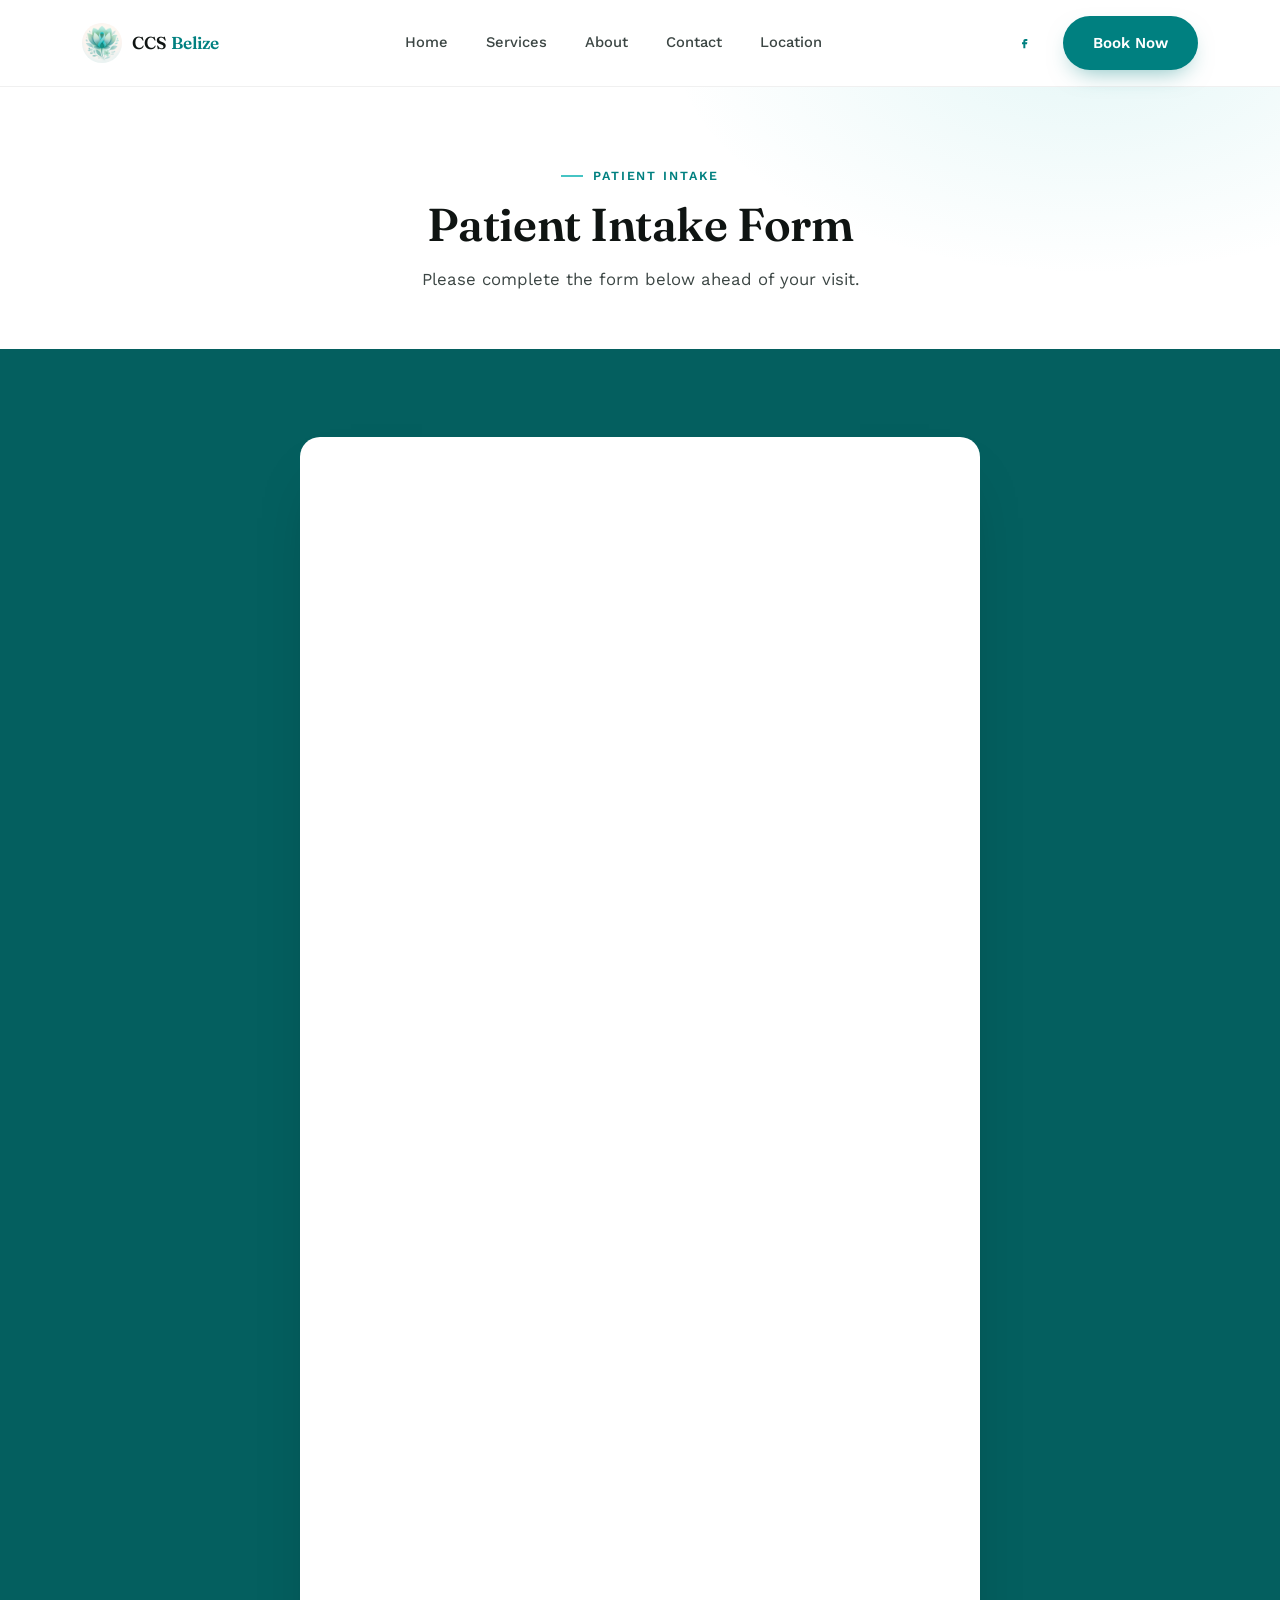
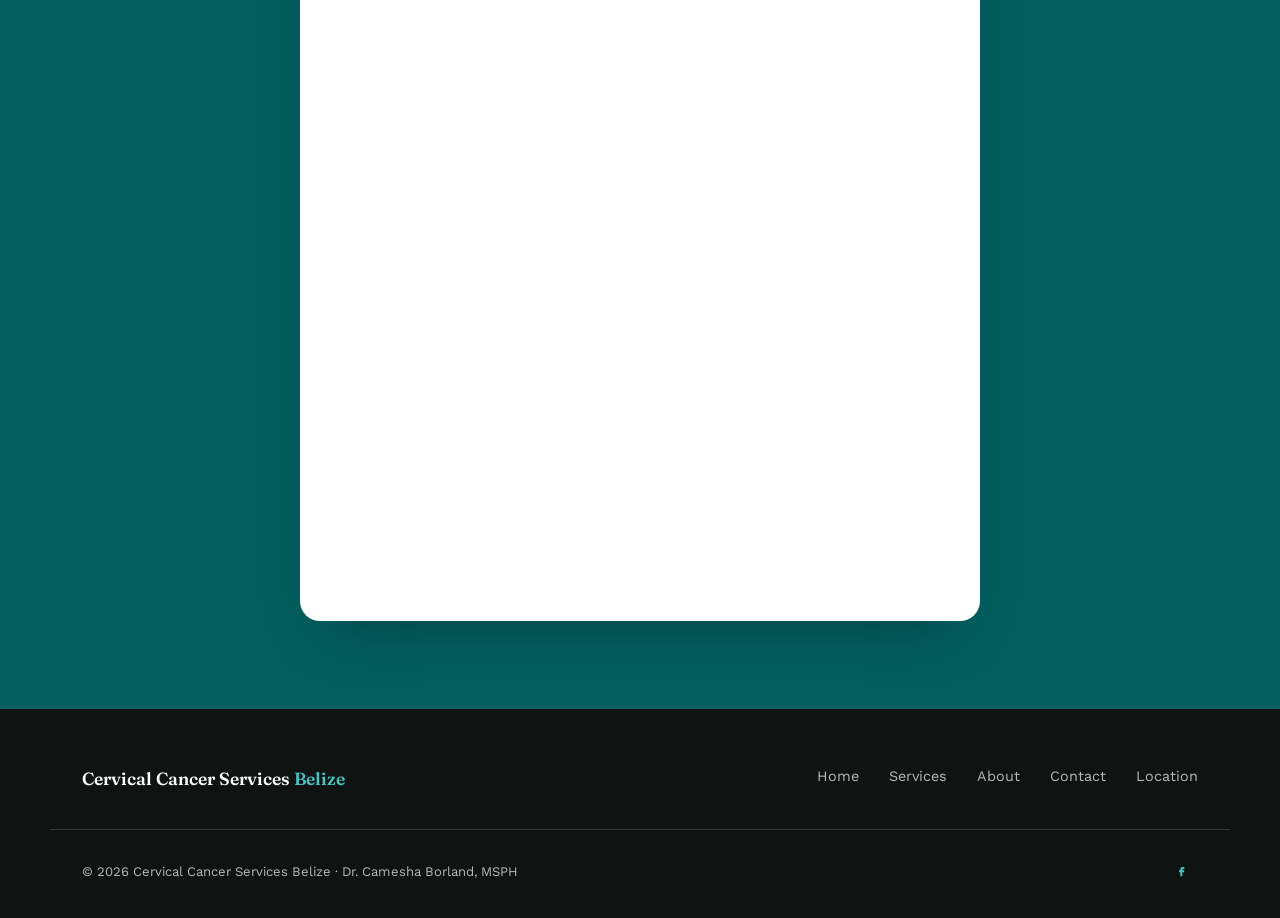
<file: patient-intake-form.html>
<!DOCTYPE html>
<html lang="en">
<head>
<meta charset="UTF-8">
<meta name="viewport" content="width=device-width, initial-scale=1.0">
<title>Patient Intake Form | Cervical Cancer Services Belize</title>
<meta name="description" content="Complete your patient intake form ahead of your visit.">
<link rel="preconnect" href="https://fonts.googleapis.com">
<link rel="preconnect" href="https://fonts.gstatic.com" crossorigin>
<link href="https://fonts.googleapis.com/css2?family=Fraunces:ital,opsz,wght@0,9..144,400;0,9..144,500;0,9..144,600;0,9..144,700;1,9..144,500&family=Work+Sans:wght@400;500;600;700&display=swap" rel="stylesheet">
<link rel="stylesheet" href="styles.css">
</head>
<body>
<header class="site-header">
  <div class="wrap header-inner">
    <a href="index.html" class="logo">
      <img src="images/logo.png" alt="Cervical Cancer Services Belize logo" class="logo-img">
      <span class="logo-text"><span class="logo-full">CCS</span><span class="logo-belize"> Belize</span></span>
    </a>
    <nav class="site-nav">
      <a href="index.html">Home</a>
      <a href="services.html">Services</a>
      <a href="about.html">About</a>
      <a href="contact.html">Contact</a>
      <a href="location.html">Location</a>
    
    </nav>
    <div class="header-actions">
      <a href="https://facebook.com/ccsbze" class="social-icon" target="_blank" rel="noopener" aria-label="Facebook"><svg viewBox="0 0 24 24"><path d="M14 9h3V6h-3c-1.7 0-3 1.3-3 3v2H9v3h2v6h3v-6h2.5l.5-3H14V9Z"/></svg></a>
      <a href="contact.html" class="btn btn-primary">Book Now</a>
    </div>
    <button class="menu-toggle" aria-label="Menu"><span></span><span></span><span></span></button>
  </div>
</header>

<section class="page-head">
  <div class="wrap">
    <span class="eyebrow">Patient Intake</span>
    <h1>Patient Intake Form</h1>
    <p>Please complete the form below ahead of your visit.</p>
  </div>
</section>

<section class="form-section-dark">
  <div class="wrap">
    <div class="form-card reveal">
      <iframe src="https://docs.google.com/forms/d/e/1FAIpQLSdV2zwvKr8HYdakqhrere6RVQRsT8tQi5XGmerNIfAtJZBq6g/viewform?embedded=true" height="1744" title="Patient Intake Form">Loading&hellip;</iframe>
    </div>
  </div>
</section>
<footer class="site-footer">
  <div class="wrap footer-top">
    <div class="footer-logo">Cervical Cancer Services<span class="logo-belize"> Belize</span></div>
    <nav class="footer-nav">
      <a href="index.html">Home</a>
      <a href="services.html">Services</a>
      <a href="about.html">About</a>
      <a href="contact.html">Contact</a>
      <a href="location.html">Location</a>
    
    </nav>
  </div>
  <div class="wrap footer-bottom">
    <span>&copy; 2026 Cervical Cancer Services Belize &middot; Dr. Camesha Borland, MSPH</span>
    <a class="social-icon" href="https://facebook.com/ccsbze" target="_blank" rel="noopener" aria-label="Facebook"><svg viewBox="0 0 24 24"><path d="M14 9h3V6h-3c-1.7 0-3 1.3-3 3v2H9v3h2v6h3v-6h2.5l.5-3H14V9Z"/></svg></a>
  </div>
</footer>
<script src="script.js"></script>
</body>
</html>
</file>
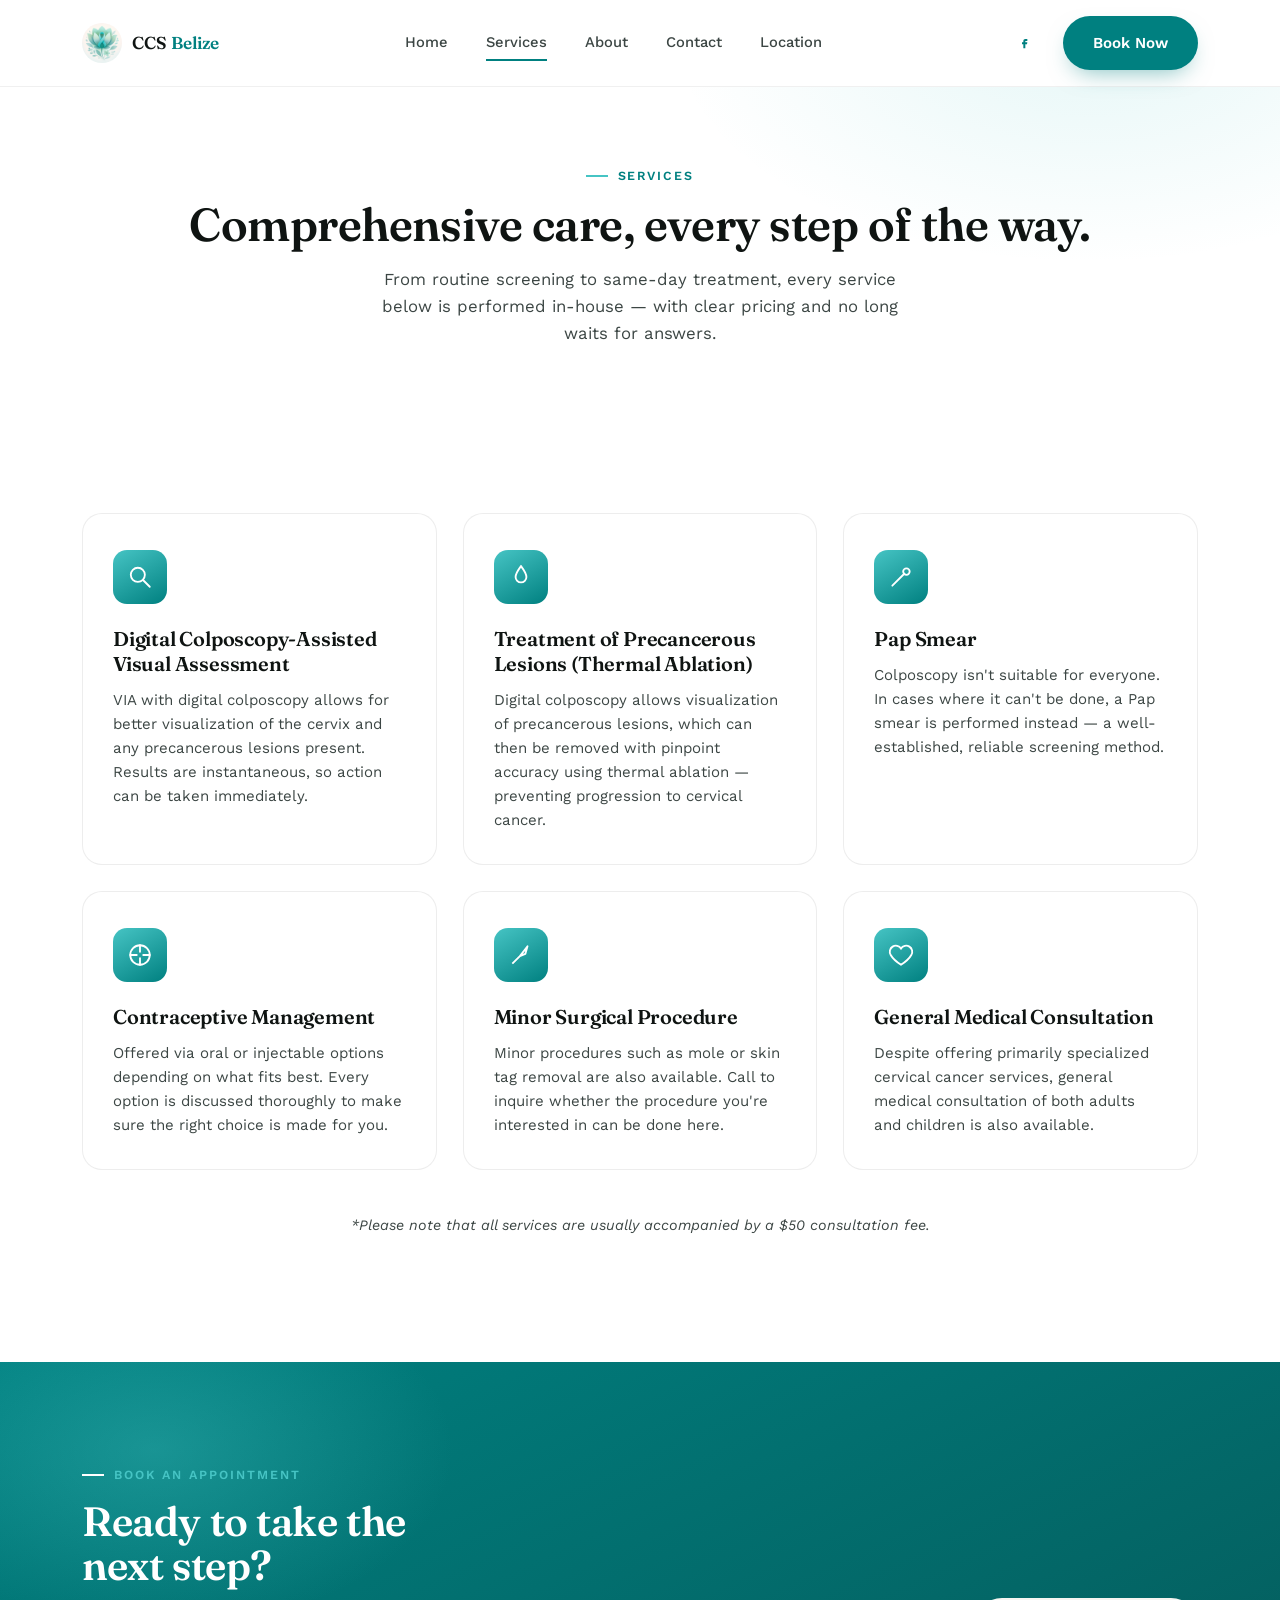
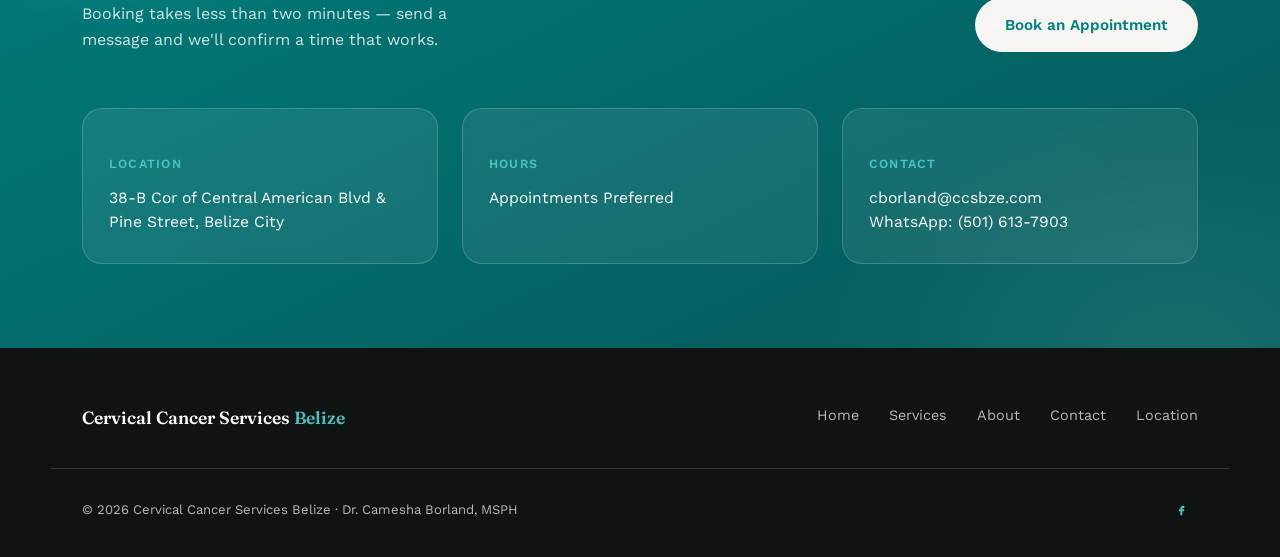
<file: services.html>
<!DOCTYPE html>
<html lang="en">
<head>
<meta charset="UTF-8">
<meta name="viewport" content="width=device-width, initial-scale=1.0">
<title>Services | Cervical Cancer Services Belize</title>
<meta name="description" content="Digital colposcopy, thermal ablation, Pap smears, contraceptive management, and more.">
<link rel="preconnect" href="https://fonts.googleapis.com">
<link rel="preconnect" href="https://fonts.gstatic.com" crossorigin>
<link href="https://fonts.googleapis.com/css2?family=Fraunces:ital,opsz,wght@0,9..144,400;0,9..144,500;0,9..144,600;0,9..144,700;1,9..144,500&family=Work+Sans:wght@400;500;600;700&display=swap" rel="stylesheet">
<link rel="stylesheet" href="styles.css">
</head>
<body>
<header class="site-header">
  <div class="wrap header-inner">
    <a href="index.html" class="logo">
      <img src="images/logo.png" alt="Cervical Cancer Services Belize logo" class="logo-img">
      <span class="logo-text"><span class="logo-full">CCS</span><span class="logo-belize"> Belize</span></span>
    </a>
    <nav class="site-nav">
      <a href="index.html">Home</a>
      <a href="services.html" class="active">Services</a>
      <a href="about.html">About</a>
      <a href="contact.html">Contact</a>
      <a href="location.html">Location</a>
    
    </nav>
    <div class="header-actions">
      <a href="https://facebook.com/ccsbze" class="social-icon" target="_blank" rel="noopener" aria-label="Facebook"><svg viewBox="0 0 24 24"><path d="M14 9h3V6h-3c-1.7 0-3 1.3-3 3v2H9v3h2v6h3v-6h2.5l.5-3H14V9Z"/></svg></a>
      <a href="contact.html" class="btn btn-primary">Book Now</a>
    </div>
    <button class="menu-toggle" aria-label="Menu"><span></span><span></span><span></span></button>
  </div>
</header>

<section class="page-head">
  <div class="wrap">
    <span class="eyebrow">Services</span>
    <h1>Comprehensive care, every step of the way.</h1>
    <p>From routine screening to same-day treatment, every service below is performed in-house &mdash; with clear pricing and no long waits for answers.</p>
  </div>
</section>

<section class="services">
  <div class="wrap">
    <div class="service-grid wide">

      <div class="service-card reveal">
        <div class="service-icon"><svg viewBox="0 0 24 24"><circle cx="10" cy="10" r="6.5"/><line x1="15" y1="15" x2="21" y2="21" stroke-linecap="round"/></svg></div>
        <h3>Digital Colposcopy-Assisted Visual Assessment</h3>
        <p>VIA with digital colposcopy allows for better visualization of the cervix and any precancerous lesions present. Results are instantaneous, so action can be taken immediately.</p>
      </div>

      <div class="service-card reveal">
        <div class="service-icon"><svg viewBox="0 0 24 24"><path d="M12 2c3 4 5 7 5 10a5 5 0 0 1-10 0c0-3 2-6 5-10Z"/></svg></div>
        <h3>Treatment of Precancerous Lesions (Thermal Ablation)</h3>
        <p>Digital colposcopy allows visualization of precancerous lesions, which can then be removed with pinpoint accuracy using thermal ablation &mdash; preventing progression to cervical cancer.</p>
      </div>

      <div class="service-card reveal">
        <div class="service-icon"><svg viewBox="0 0 24 24"><path d="M4 20L15 9" stroke-linecap="round"/><circle cx="17" cy="7" r="3"/></svg></div>
        <h3>Pap Smear</h3>
        <p>Colposcopy isn't suitable for everyone. In cases where it can't be done, a Pap smear is performed instead &mdash; a well-established, reliable screening method.</p>
      </div>

      <div class="service-card reveal">
        <div class="service-icon"><svg viewBox="0 0 24 24"><path d="M12 3v6M12 15v6M3 12h6M15 12h6" stroke-linecap="round"/><circle cx="12" cy="12" r="9"/></svg></div>
        <h3>Contraceptive Management</h3>
        <p>Offered via oral or injectable options depending on what fits best. Every option is discussed thoroughly to make sure the right choice is made for you.</p>
      </div>

      <div class="service-card reveal">
        <div class="service-icon"><svg viewBox="0 0 24 24"><path d="M4 20l7-7M11 13l7-9-2 7-5 2z" stroke-linejoin="round"/></svg></div>
        <h3>Minor Surgical Procedure</h3>
        <p>Minor procedures such as mole or skin tag removal are also available. Call to inquire whether the procedure you're interested in can be done here.</p>
      </div>

      <div class="service-card reveal">
        <div class="service-icon"><svg viewBox="0 0 24 24"><path d="M12 21s-7-4.5-9.5-9A5.5 5.5 0 0 1 12 6a5.5 5.5 0 0 1 9.5 6c-2.5 4.5-9.5 9-9.5 9Z"/></svg></div>
        <h3>General Medical Consultation</h3>
        <p>Despite offering primarily specialized cervical cancer services, general medical consultation of both adults and children is also available.</p>
      </div>

    </div>
    <p class="consult-note">*Please note that all services are usually accompanied by a $50 consultation fee.</p>
  </div>
</section>

<section class="cta-band" id="contact">
  <div class="wrap">
    <div class="cta-top reveal">
      <div>
        <span class="eyebrow">Book an appointment</span>
        <h2>Ready to take the next step?</h2>
        <p class="lead" style="margin-top:14px;">Booking takes less than two minutes &mdash; send a message and we'll confirm a time that works.</p>
      </div>
      <a href="contact.html" class="btn btn-onteal">Book an Appointment</a>
    </div>
    <div class="info-grid">
      <div class="info-card reveal"><h4>Location</h4><p>38-B Cor of Central American Blvd &amp; Pine Street, Belize City</p></div>
      <div class="info-card reveal"><h4>Hours</h4><p>Appointments Preferred</p></div>
      <div class="info-card reveal"><h4>Contact</h4><p><a href="mailto:cborland@ccsbze.com">cborland@ccsbze.com</a><br>WhatsApp: <a href="tel:+5016137903">(501) 613-7903</a></p></div>
    </div>
  </div>
</section>
<footer class="site-footer">
  <div class="wrap footer-top">
    <div class="footer-logo">Cervical Cancer Services<span class="logo-belize"> Belize</span></div>
    <nav class="footer-nav">
      <a href="index.html">Home</a>
      <a href="services.html">Services</a>
      <a href="about.html">About</a>
      <a href="contact.html">Contact</a>
      <a href="location.html">Location</a>
    
    </nav>
  </div>
  <div class="wrap footer-bottom">
    <span>&copy; 2026 Cervical Cancer Services Belize &middot; Dr. Camesha Borland, MSPH</span>
    <a class="social-icon" href="https://facebook.com/ccsbze" target="_blank" rel="noopener" aria-label="Facebook"><svg viewBox="0 0 24 24"><path d="M14 9h3V6h-3c-1.7 0-3 1.3-3 3v2H9v3h2v6h3v-6h2.5l.5-3H14V9Z"/></svg></a>
  </div>
</footer>
<script src="script.js"></script>
</body>
</html>
</file>
<file: styles.css>
/* ===========================================================
   Cervical Cancer Services Belize — Site Stylesheet
   =========================================================== */

:root{
  --teal-deep:#008080;
  --teal-mid:#429b9a;
  --teal-bright:#46c4c4;
  --teal-dark-bg:#045f5f;
  --cream:#f6f5f1;
  --mint:#d5f0ea;
  --white:#ffffff;
  --ink:#0f1412;
  --ink-soft:#3c4644;
  --radius:20px;
  --maxw:1180px;
}

*{box-sizing:border-box;}
html{scroll-behavior:smooth;}
body{
  margin:0;
  background:var(--white);
  color:var(--ink);
  font-family:'Work Sans',sans-serif;
  font-size:16px;
  line-height:1.6;
  -webkit-font-smoothing:antialiased;
}
h1,h2,h3{
  font-family:'Fraunces',serif;
  font-weight:600;
  line-height:1.08;
  letter-spacing:-0.01em;
  color:var(--ink);
  margin:0;
}
a{color:inherit;text-decoration:none;}
img,svg{display:block;max-width:100%;}
.wrap{max-width:var(--maxw);margin:0 auto;padding:0 32px;}

.eyebrow{
  font-size:0.78rem;font-weight:600;letter-spacing:0.16em;text-transform:uppercase;
  color:var(--teal-deep);display:inline-flex;align-items:center;gap:10px;
}
.eyebrow::before{content:"";width:22px;height:2px;background:var(--teal-bright);display:inline-block;}

/* ---------- Buttons ---------- */
.btn{
  font-weight:600;font-size:0.95rem;cursor:pointer;border:none;border-radius:999px;
  padding:15px 30px;display:inline-flex;align-items:center;gap:8px;
  transition:transform .35s cubic-bezier(.2,.8,.2,1), box-shadow .35s ease, background .3s ease;
}
.btn-primary{background:var(--teal-deep);color:var(--white);box-shadow:0 10px 24px -10px rgba(0,128,128,0.55);}
.btn-primary:hover{background:var(--ink);transform:translateY(-3px);box-shadow:0 16px 30px -12px rgba(0,0,0,0.35);}
.btn-ghost{background:transparent;color:var(--ink);border:1.5px solid rgba(0,0,0,0.15);}
.btn-ghost:hover{border-color:var(--teal-deep);color:var(--teal-deep);transform:translateY(-3px);}
.btn-onteal{background:var(--cream);color:var(--teal-deep);}
.btn-onteal:hover{background:var(--white);transform:translateY(-3px);box-shadow:0 16px 30px -12px rgba(0,0,0,0.35);}
:focus-visible{outline:2.5px solid var(--teal-bright);outline-offset:3px;}

/* ---------- Header / Nav ---------- */
.site-header{
  position:sticky;top:0;z-index:100;
  background:rgba(255,255,255,0.75);
  backdrop-filter:blur(14px);-webkit-backdrop-filter:blur(14px);
  border-bottom:1px solid rgba(0,0,0,0.06);
  transition:box-shadow .3s ease;
}
.site-header.scrolled{box-shadow:0 8px 30px -20px rgba(0,0,0,0.25);}
.header-inner{display:flex;align-items:center;justify-content:space-between;padding:16px 32px;gap:24px;}
.logo{display:flex;align-items:center;gap:10px;}
.logo-img{width:40px;height:40px;border-radius:50%;flex-shrink:0;object-fit:cover;}
.logo-text{font-family:'Fraunces',serif;font-weight:600;font-size:1.08rem;color:var(--ink);white-space:nowrap;}
.logo-belize{color:var(--teal-deep);}

.site-nav{display:flex;align-items:center;gap:38px;}
.site-nav a{font-size:0.92rem;font-weight:500;color:var(--ink-soft);position:relative;padding:4px 0;}
.site-nav a::after{
  content:"";position:absolute;left:0;bottom:-2px;height:2px;width:0%;
  background:var(--teal-deep);transition:width .3s ease;
}
.site-nav a:hover{color:var(--ink);}
.site-nav a:hover::after,
.site-nav a.active::after{width:100%;}

.header-actions{display:flex;align-items:center;gap:22px;}
.social-icon{
  width:34px;height:34px;border-radius:50%;display:inline-flex;align-items:center;justify-content:center;
  transition:background .3s ease;
}
.social-icon svg{width:16px;height:16px;fill:var(--teal-deep);transition:fill .3s ease;}
.social-icon:hover{background:var(--white);box-shadow:0 4px 14px rgba(0,0,0,0.12);}

.menu-toggle{display:none;background:none;border:none;padding:8px;cursor:pointer;}
.menu-toggle span{display:block;width:22px;height:2px;background:var(--ink);margin:5px 0;border-radius:2px;transition:transform .3s ease, opacity .3s ease;}

/* ---------- Page header band (Services / About / Contact / Location / Intake) ---------- */
.page-head{
  padding:72px 0 56px;text-align:center;
  background:radial-gradient(700px 400px at 85% -20%, rgba(70,196,196,0.14), transparent 60%), var(--white);
}
.page-head .eyebrow{justify-content:center;}
.page-head h1{font-size:clamp(2.2rem,3.6vw,3rem);margin:14px 0 16px;}
.page-head p{max-width:56ch;margin:0 auto;color:var(--ink-soft);font-size:1.05rem;}

/* ---------- Hero (Home) ---------- */
.hero{position:relative;overflow:hidden;padding:88px 0 96px;
  background:radial-gradient(900px 500px at 82% -10%, rgba(70,196,196,0.16), transparent 60%), var(--white);
}
.hero .wrap{display:grid;grid-template-columns:1.05fr 0.95fr;gap:56px;align-items:center;}
.hero h1{font-size:clamp(2.5rem,4.4vw,3.7rem);margin:18px 0 22px;}
.hero h1 em{font-style:italic;color:var(--teal-deep);}
.hero p.lead{font-size:1.12rem;color:var(--ink-soft);max-width:46ch;margin-bottom:34px;}
.hero-ctas{display:flex;gap:16px;flex-wrap:wrap;align-items:center;}
.trust-line{margin-top:34px;display:flex;align-items:center;gap:12px;font-size:0.85rem;color:var(--ink-soft);}
.trust-dots{display:flex;}
.trust-dots span{width:9px;height:9px;border-radius:50%;background:var(--teal-bright);margin-left:-4px;border:2px solid var(--white);}

.cell-stage{position:relative;aspect-ratio:1/1;display:flex;align-items:center;justify-content:center;}
.cell-stage svg{width:100%;height:100%;}
.cell{animation:ccsbDrift 9s ease-in-out infinite;transform-origin:center;}
.cell.c2{animation-duration:11s;animation-delay:.4s;}
.cell.c3{animation-duration:7.5s;animation-delay:.9s;}
.cell.c4{animation-duration:13s;animation-delay:1.4s;}
.cell.c5{animation-duration:10s;animation-delay:.2s;}
.cell.c6{animation-duration:8.5s;animation-delay:1.1s;}
@keyframes ccsbDrift{0%,100%{transform:translate(0,0);}50%{transform:translate(6px,-10px);}}
.ring{animation:ccsbSpin 60s linear infinite;transform-origin:200px 200px;}
@keyframes ccsbSpin{to{transform:rotate(360deg);}}

/* ---------- Out in the Community (photo slider) ---------- */
.outreach{padding:88px 0 96px;}
.outreach-head{display:flex;justify-content:space-between;align-items:flex-end;gap:40px;flex-wrap:wrap;margin-bottom:36px;}
.outreach-head h2{font-size:clamp(1.9rem,3vw,2.5rem);max-width:16ch;}
.outreach-head p{max-width:38ch;color:var(--ink-soft);margin:0;}

.slider{position:relative;width:100%;height:560px;overflow:hidden;background:var(--ink);}
.slider-track{position:relative;width:100%;height:100%;}
.slide{position:absolute;inset:0;opacity:0;transition:opacity 1s ease;background:var(--ink);}
.slide.is-active{opacity:1;}
.slide-bg{position:absolute;inset:0;width:100%;height:100%;object-fit:cover;filter:blur(30px) brightness(0.65) saturate(1.05);transform:scale(1.15);}
.slide-fg{position:absolute;inset:0;width:100%;height:100%;object-fit:contain;z-index:1;}

.slide-arrow{
  position:absolute;top:50%;transform:translateY(-50%);width:48px;height:48px;border-radius:50%;
  background:rgba(255,255,255,0.16);border:1px solid rgba(255,255,255,0.4);color:var(--white);
  backdrop-filter:blur(6px);-webkit-backdrop-filter:blur(6px);
  display:flex;align-items:center;justify-content:center;cursor:pointer;padding:0;
  transition:background .3s ease, transform .3s ease;
}
.slide-arrow svg{width:20px;height:20px;}
.slide-arrow:hover{background:rgba(255,255,255,0.3);transform:translateY(-50%) scale(1.06);}
.slide-arrow.prev{left:24px;}
.slide-arrow.next{right:24px;}

.slider-meta{display:flex;align-items:center;justify-content:center;gap:18px;margin-top:26px;}
.slider-pause{
  width:30px;height:30px;border-radius:50%;border:1px solid rgba(0,0,0,0.12);background:var(--white);
  display:flex;align-items:center;justify-content:center;cursor:pointer;padding:0;color:var(--teal-deep);
  transition:border-color .3s ease;
}
.slider-pause:hover{border-color:var(--teal-deep);}
.slider-pause svg{width:13px;height:13px;fill:currentColor;}
.slider-pause .icon-play{display:none;}
.slider-pause[aria-pressed="true"] .icon-pause{display:none;}
.slider-pause[aria-pressed="true"] .icon-play{display:block;}
.slider-dots{display:flex;gap:8px;}
.slider-dot{width:8px;height:8px;padding:0;border:none;border-radius:50%;background:rgba(0,128,128,0.22);cursor:pointer;transition:background .3s ease, width .3s ease;}
.slider-dot.is-active{background:var(--teal-deep);width:22px;border-radius:999px;}
.progress-track{width:200px;height:3px;border-radius:999px;background:rgba(0,128,128,0.14);overflow:hidden;}
.progress-fill{width:0%;height:100%;background:var(--teal-bright);}
.progress-fill.animate{animation:outreachProgress 5s linear forwards;}
.slider.is-paused .progress-fill.animate{animation-play-state:paused;}
@keyframes outreachProgress{from{width:0%;}to{width:100%;}}

@media (max-width:980px){
  .slider{height:400px;}
}
@media (max-width:560px){
  .outreach{padding:56px 0 64px;}
  .slider{height:280px;}
  .slide-arrow{width:38px;height:38px;}
  .slide-arrow.prev{left:14px;}
  .slide-arrow.next{right:14px;}
  .progress-track{width:140px;}
}

/* ---------- Stats ---------- */
.stats{background:var(--cream);padding:84px 0;border-top:1px solid rgba(0,0,0,0.05);border-bottom:1px solid rgba(0,0,0,0.05);}
.stats-head{max-width:640px;margin-bottom:52px;}
.stats-head h2{font-size:clamp(1.7rem,2.6vw,2.2rem);margin-top:14px;}
.stat-grid{display:grid;grid-template-columns:repeat(4,1fr);gap:28px;}
.stat-card{background:var(--white);border-radius:var(--radius);padding:32px 26px;border:1px solid rgba(0,0,0,0.05);}
.stat-num{font-family:'Fraunces',serif;font-weight:600;font-size:2.6rem;color:var(--teal-deep);display:flex;align-items:baseline;gap:2px;}
.stat-cap{margin-top:10px;font-size:0.92rem;color:var(--ink-soft);line-height:1.5;}

/* ---------- Services ---------- */
.services{padding:110px 0;}
.services-head{display:flex;justify-content:space-between;align-items:flex-end;gap:40px;margin-bottom:56px;flex-wrap:wrap;}
.services-head h2{font-size:clamp(1.9rem,3vw,2.5rem);margin-top:14px;max-width:16ch;}
.services-head p{max-width:38ch;color:var(--ink-soft);margin:0;}
.service-grid{display:grid;grid-template-columns:repeat(3,1fr);gap:26px;}
.service-grid.wide{grid-template-columns:repeat(auto-fit,minmax(280px,1fr));}
.service-card{
  background:var(--white);border:1px solid rgba(0,0,0,0.07);border-radius:var(--radius);
  padding:36px 30px 32px;position:relative;overflow:hidden;
  transition:transform .4s cubic-bezier(.2,.8,.2,1), box-shadow .4s ease, border-color .4s ease;
}
.service-card::before{
  content:"";position:absolute;top:-40%;right:-30%;width:220px;height:220px;border-radius:50%;
  background:radial-gradient(circle, rgba(70,196,196,0.12), transparent 70%);
  transition:opacity .4s ease;opacity:0;
}
.service-card:hover{transform:translateY(-8px);box-shadow:0 26px 50px -24px rgba(0,60,60,0.35);border-color:rgba(70,196,196,0.4);}
.service-card:hover::before{opacity:1;}
.service-icon{
  width:54px;height:54px;border-radius:14px;margin-bottom:22px;
  background:linear-gradient(150deg, var(--teal-bright), var(--teal-deep));
  display:flex;align-items:center;justify-content:center;
}
.service-icon svg{width:26px;height:26px;stroke:var(--white);fill:none;stroke-width:1.7;}
.service-card h3{font-size:1.25rem;font-weight:600;margin-bottom:12px;line-height:1.25;}
.service-card p{font-size:0.94rem;color:var(--ink-soft);margin:0;}
.price-tag{
  display:inline-block;margin-top:14px;padding:6px 14px;border-radius:999px;
  background:rgba(70,196,196,0.14);color:var(--teal-deep);font-weight:600;font-size:0.85rem;
}
.service-tag{display:inline-block;margin-top:20px;font-size:0.78rem;font-weight:600;letter-spacing:0.04em;color:var(--teal-deep);}
.consult-note{text-align:center;margin-top:44px;font-size:0.9rem;color:var(--ink-soft);font-style:italic;}

/* ---------- CTA / Booking band ---------- */
.cta-band{position:relative;overflow:hidden;background:linear-gradient(155deg, var(--teal-deep), var(--teal-dark-bg) 78%);color:var(--white);padding:96px 0 84px;}
.cta-band::before{
  content:"";position:absolute;inset:0;
  background:radial-gradient(500px 300px at 12% 15%, rgba(70,196,196,0.35), transparent 60%),
             radial-gradient(600px 400px at 92% 100%, rgba(255,255,255,0.08), transparent 60%);
}
.cta-band .wrap{position:relative;}
.cta-top{display:flex;justify-content:space-between;align-items:flex-end;gap:40px;flex-wrap:wrap;margin-bottom:56px;}
.cta-band .eyebrow{color:var(--teal-bright);}
.cta-band .eyebrow::before{background:var(--white);}
.cta-band h2{color:var(--white);font-size:clamp(1.9rem,3.2vw,2.6rem);max-width:14ch;margin-top:14px;}
.cta-band p.lead{color:rgba(255,255,255,0.82);max-width:40ch;margin:0;}
.info-grid{display:grid;grid-template-columns:repeat(3,1fr);gap:24px;}
.info-card{background:rgba(255,255,255,0.08);border:1px solid rgba(255,255,255,0.18);border-radius:var(--radius);padding:28px 26px;backdrop-filter:blur(6px);}
.info-card h4{font-size:0.78rem;font-weight:600;letter-spacing:0.1em;text-transform:uppercase;color:var(--teal-bright);margin-bottom:12px;}
.info-card p,.info-card a{font-size:0.98rem;line-height:1.55;margin:0;}
.info-card a:hover{text-decoration:underline;}

/* ---------- About: Mission + Doctor card ---------- */
.mission{background:var(--cream);padding:96px 0;}
.mission .wrap{display:grid;grid-template-columns:1.1fr 0.9fr;gap:56px;align-items:center;}
.mission h2{font-size:clamp(1.9rem,3vw,2.4rem);margin:14px 0 22px;}
.mission p{color:var(--ink-soft);margin-bottom:16px;max-width:52ch;}
.mission .closing{color:var(--teal-deep);font-style:italic;font-weight:600;font-size:1.15rem;}
.mission .cell-stage{max-width:380px;margin:0 auto;}

.doctor-section{padding:96px 0;}
.doctor-card{background:var(--white);border:1px solid rgba(0,0,0,0.07);border-radius:var(--radius);padding:44px;max-width:640px;margin:0 auto;text-align:center;}
.doctor-avatar{
  width:74px;height:74px;border-radius:50%;margin:0 auto 20px;
  background:radial-gradient(circle at 32% 28%, var(--teal-bright), var(--teal-deep) 70%);
  display:flex;align-items:center;justify-content:center;
  font-family:'Fraunces',serif;font-weight:600;color:var(--white);font-size:1.4rem;
}
.doctor-card h3{font-size:1.3rem;margin-bottom:6px;}
.doctor-card .role{color:var(--teal-deep);font-weight:600;font-size:0.85rem;letter-spacing:0.04em;text-transform:uppercase;margin-bottom:16px;display:block;}
.doctor-card p{color:var(--ink-soft);margin:0;}

/* ---------- Contact / Intake form sections ---------- */
.form-section{background:var(--mint);padding:88px 0;}
.form-section-dark{background:var(--teal-dark-bg);padding:88px 0;color:var(--white);}
.form-section-dark .eyebrow{color:var(--teal-bright);}
.form-section-dark .eyebrow::before{background:var(--white);}
.form-section-dark h2{color:var(--white);}
.form-section-dark p{color:rgba(255,255,255,0.82);}
.form-card{
  background:var(--white);border-radius:var(--radius);padding:20px;
  max-width:680px;margin:0 auto;box-shadow:0 30px 60px -30px rgba(0,0,0,0.35);
}
.form-card iframe{width:100%;border:none;border-radius:12px;display:block;}
.form-note{text-align:center;max-width:600px;margin:24px auto 0;font-size:0.9rem;font-style:italic;color:var(--ink-soft);}
.form-section-dark .form-note{color:rgba(255,255,255,0.75);}

/* ---------- Location page ---------- */
.language-section{background:var(--mint);padding:20px 0 88px;}
.language-section h2{font-size:clamp(1.6rem,2.6vw,2rem);margin-bottom:40px;padding-top:56px;}
.photo-grid{display:grid;grid-template-columns:repeat(2,1fr);gap:26px;}
.photo-card{background:var(--white);border-radius:var(--radius);overflow:hidden;border:1px solid rgba(0,0,0,0.06);}
.photo-card img{width:100%;height:320px;object-fit:cover;}
.photo-card p{padding:20px 22px;font-size:0.92rem;color:var(--ink-soft);margin:0;}
.maps-block{
  margin-top:48px;display:flex;align-items:center;justify-content:center;gap:32px;flex-wrap:wrap;
  background:var(--white);border-radius:var(--radius);padding:32px;border:1px solid rgba(0,0,0,0.06);
}
.maps-block img{width:120px;height:120px;}
.maps-block .maps-text{max-width:320px;}
.maps-block .maps-text a{color:var(--teal-deep);font-weight:600;}

/* ---------- Footer ---------- */
.site-footer{background:var(--ink);color:rgba(255,255,255,0.7);padding:56px 0 30px;}
.footer-top{display:flex;justify-content:space-between;align-items:flex-start;flex-wrap:wrap;gap:32px;padding-bottom:36px;border-bottom:1px solid rgba(255,255,255,0.14);}
.footer-logo{font-family:'Fraunces',serif;font-weight:600;font-size:1.1rem;color:var(--white);}
.footer-logo .logo-belize{color:var(--teal-bright);}
.footer-nav{display:flex;gap:30px;flex-wrap:wrap;}
.footer-nav a{font-size:0.9rem;transition:color .3s ease;}
.footer-nav a:hover{color:var(--teal-bright);}
.footer-bottom{display:flex;justify-content:space-between;align-items:center;flex-wrap:wrap;gap:12px;padding-top:24px;font-size:0.82rem;}
.footer-bottom .social-icon svg{fill:var(--teal-bright);}
.footer-bottom .social-icon:hover{background:var(--white);}

/* ---------- Scroll reveal ---------- */
.reveal{opacity:0;transform:translateY(22px);transition:opacity .8s ease, transform .8s cubic-bezier(.2,.8,.2,1);}
.reveal.in{opacity:1;transform:translateY(0);}

@media (prefers-reduced-motion: reduce){
  html{scroll-behavior:auto;}
  .cell,.ring,.reveal,.btn,.service-card,.slide,.progress-fill{animation:none !important;transition:none !important;}
  .reveal{opacity:1;transform:none;}
  .progress-track,.slider-pause{display:none;}
}

/* ---------- Responsive ---------- */
@media (max-width:980px){
  .hero .wrap{grid-template-columns:1fr;}
  .cell-stage{max-width:420px;margin:0 auto;order:-1;}
  .stat-grid{grid-template-columns:repeat(2,1fr);}
  .service-grid{grid-template-columns:1fr;}
  .info-grid{grid-template-columns:1fr;}
  .mission .wrap{grid-template-columns:1fr;}
  .mission .cell-stage{order:-1;}
  .photo-grid{grid-template-columns:1fr;}
  .photo-card img{height:220px;}
  .site-nav{
    position:absolute;top:100%;left:0;right:0;
    background:var(--white);flex-direction:column;align-items:flex-start;
    padding:20px 32px;gap:18px;border-bottom:1px solid rgba(0,0,0,0.06);
    display:none;
  }
  .site-nav.open{display:flex;}
  .header-actions .btn-ghost{display:none;}
  .menu-toggle{display:block;}
}
@media (max-width:560px){
  .wrap{padding:0 22px;}
  .header-inner{padding:14px 22px;}
  .hero{padding:56px 0 64px;}
  .stat-grid{grid-template-columns:1fr;}
  .services{padding:70px 0;}
  .cta-band{padding:70px 0 60px;}
  .maps-block{flex-direction:column;text-align:center;}
}

@media (max-width:560px){
  .header-actions{gap:8px;}
  .header-actions .btn-primary{padding:9px 14px;font-size:0.78rem;white-space:nowrap;}
  .social-icon{width:30px;height:30px;}
  .footer-nav{gap:16px 22px;}
  .footer-nav a{font-size:0.85rem;}
}
@media (max-width:400px){
  .header-actions .social-icon{display:none;}
  .logo-img{width:32px;height:32px;}
}
@media (max-width:340px){
  .logo-full{display:none;}
}
</file>
